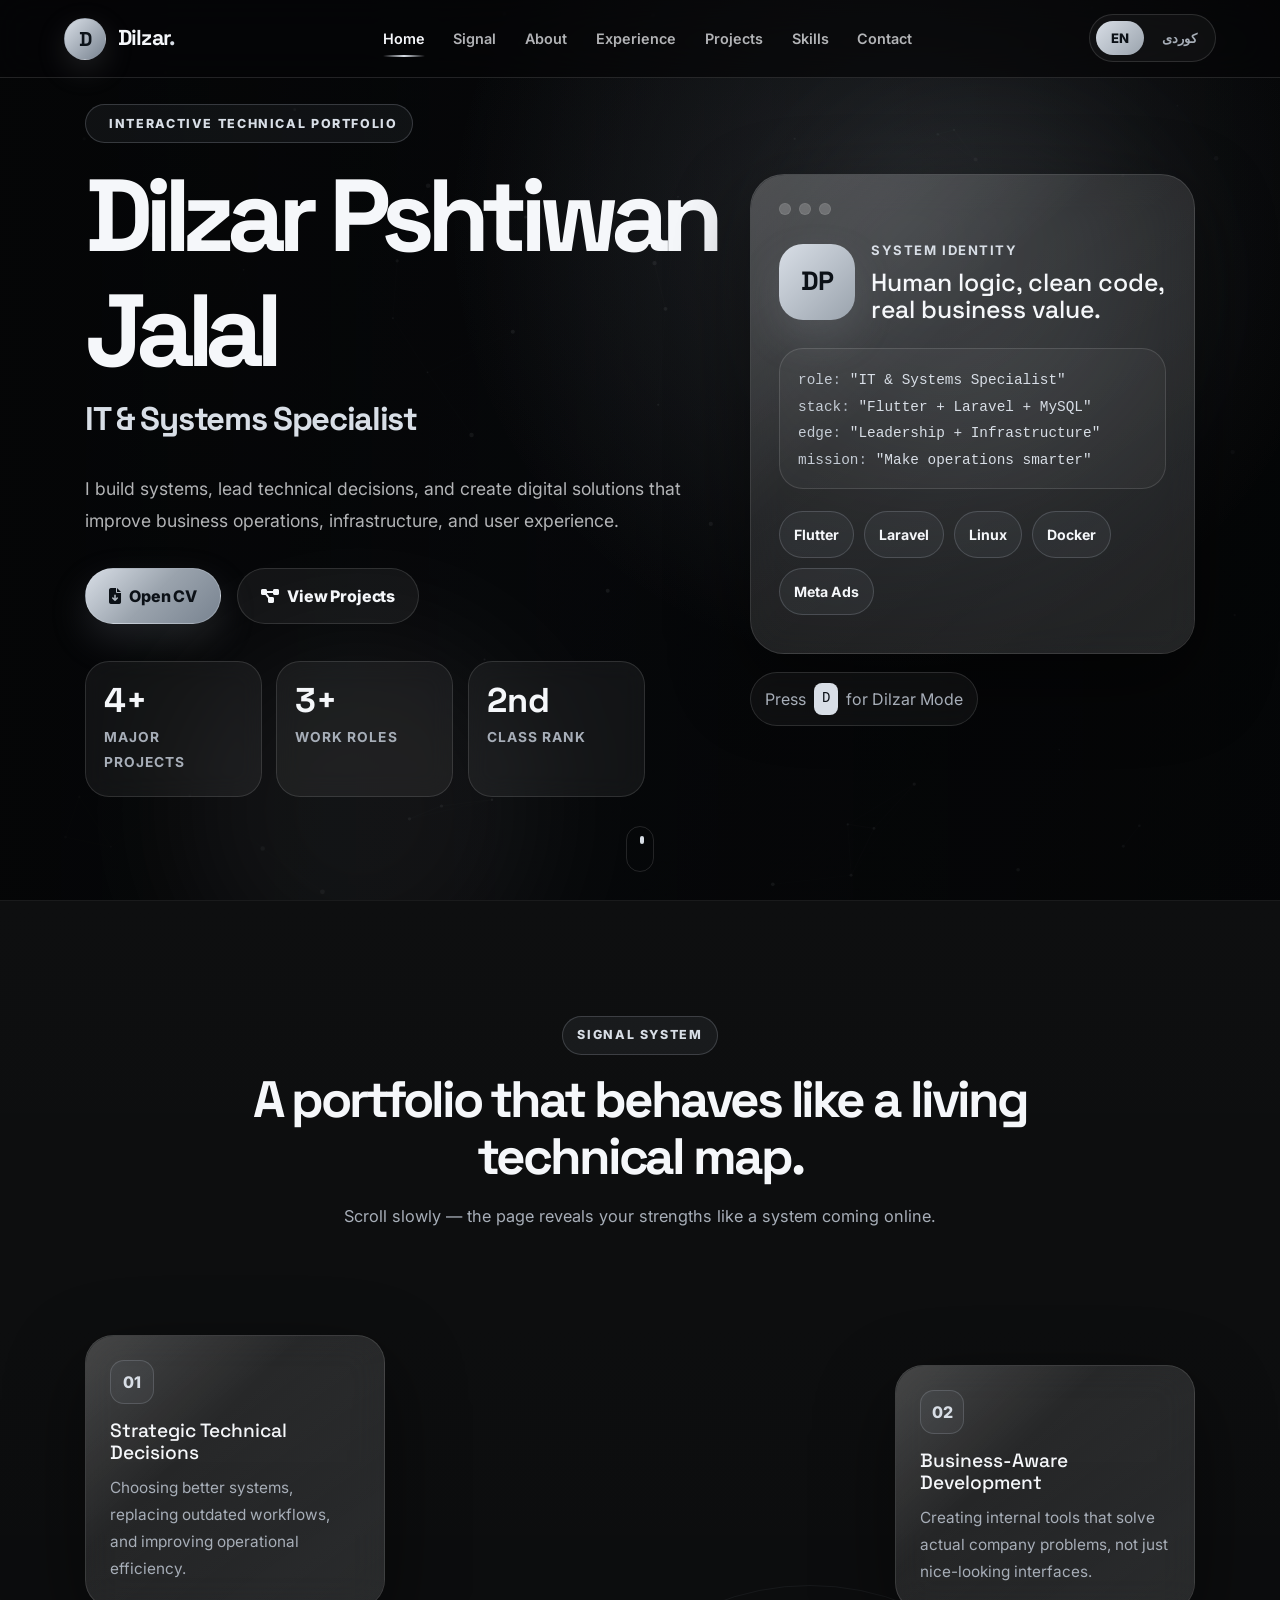
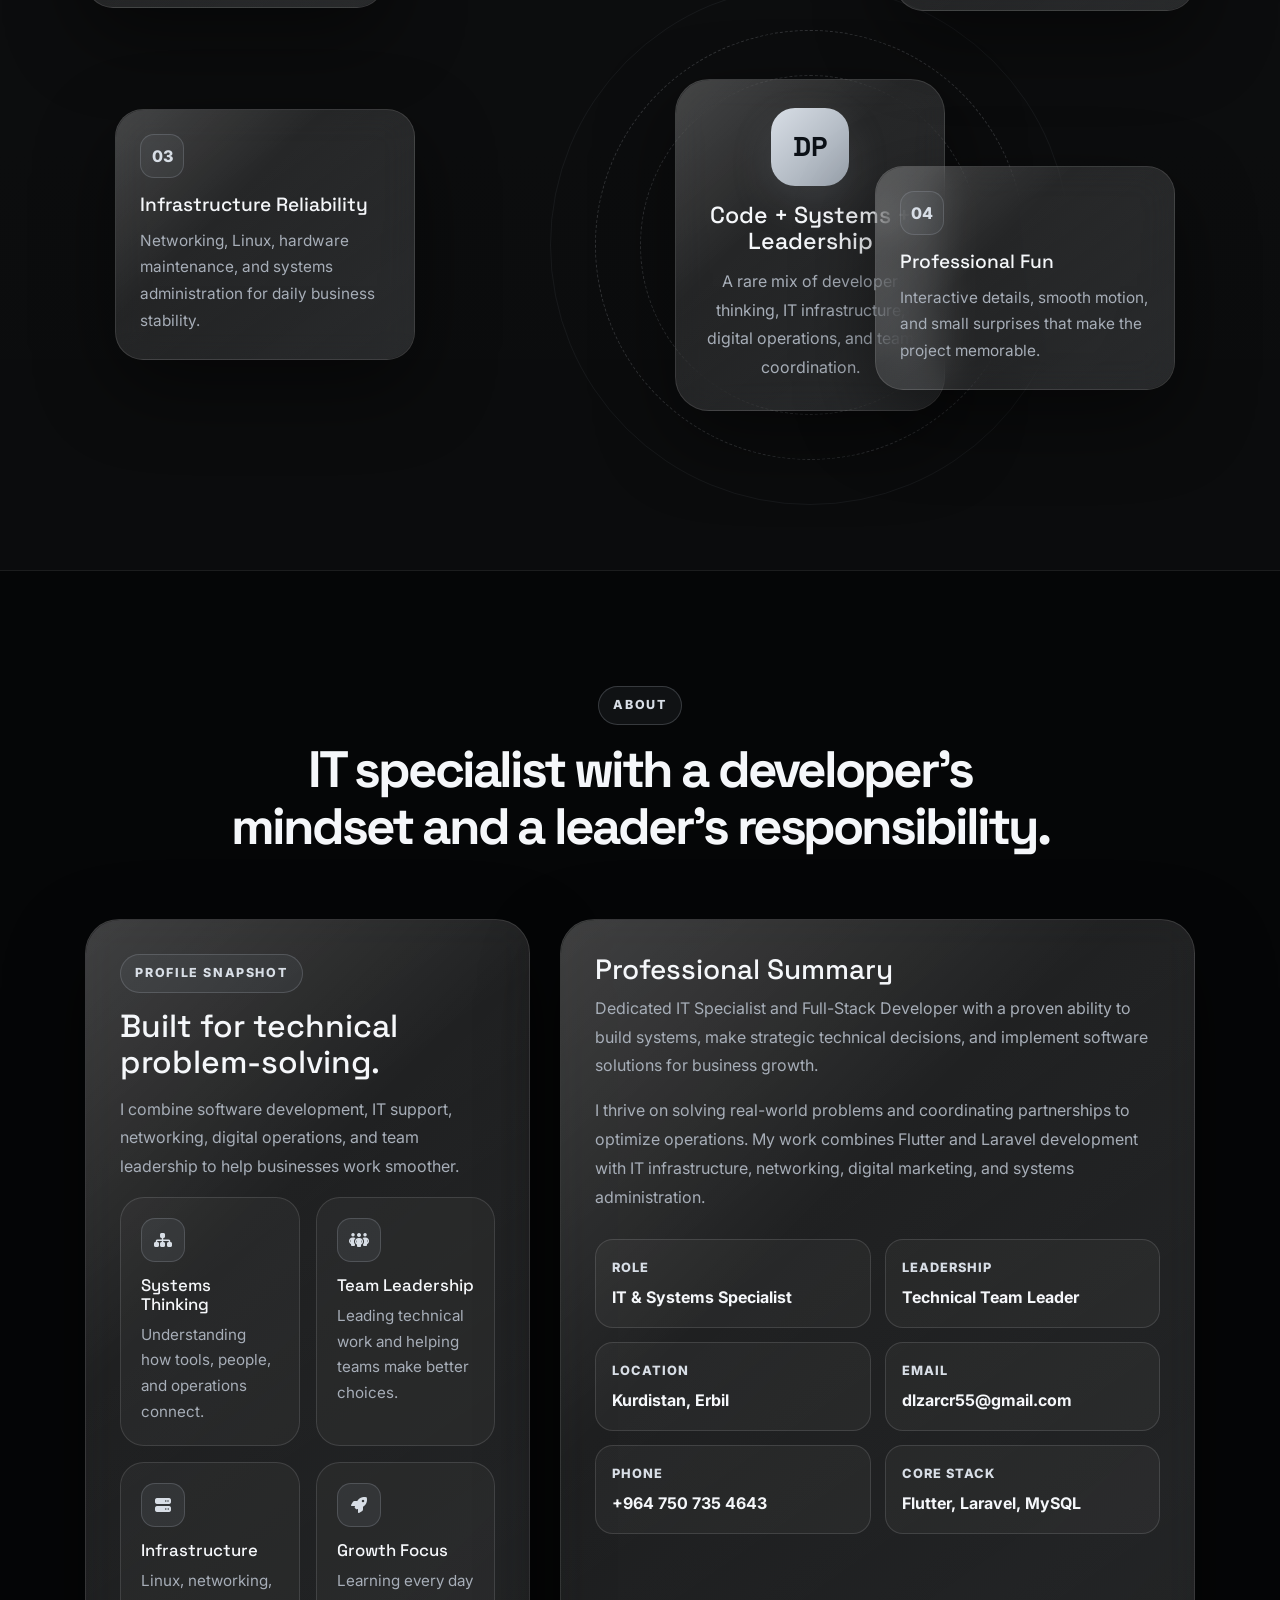
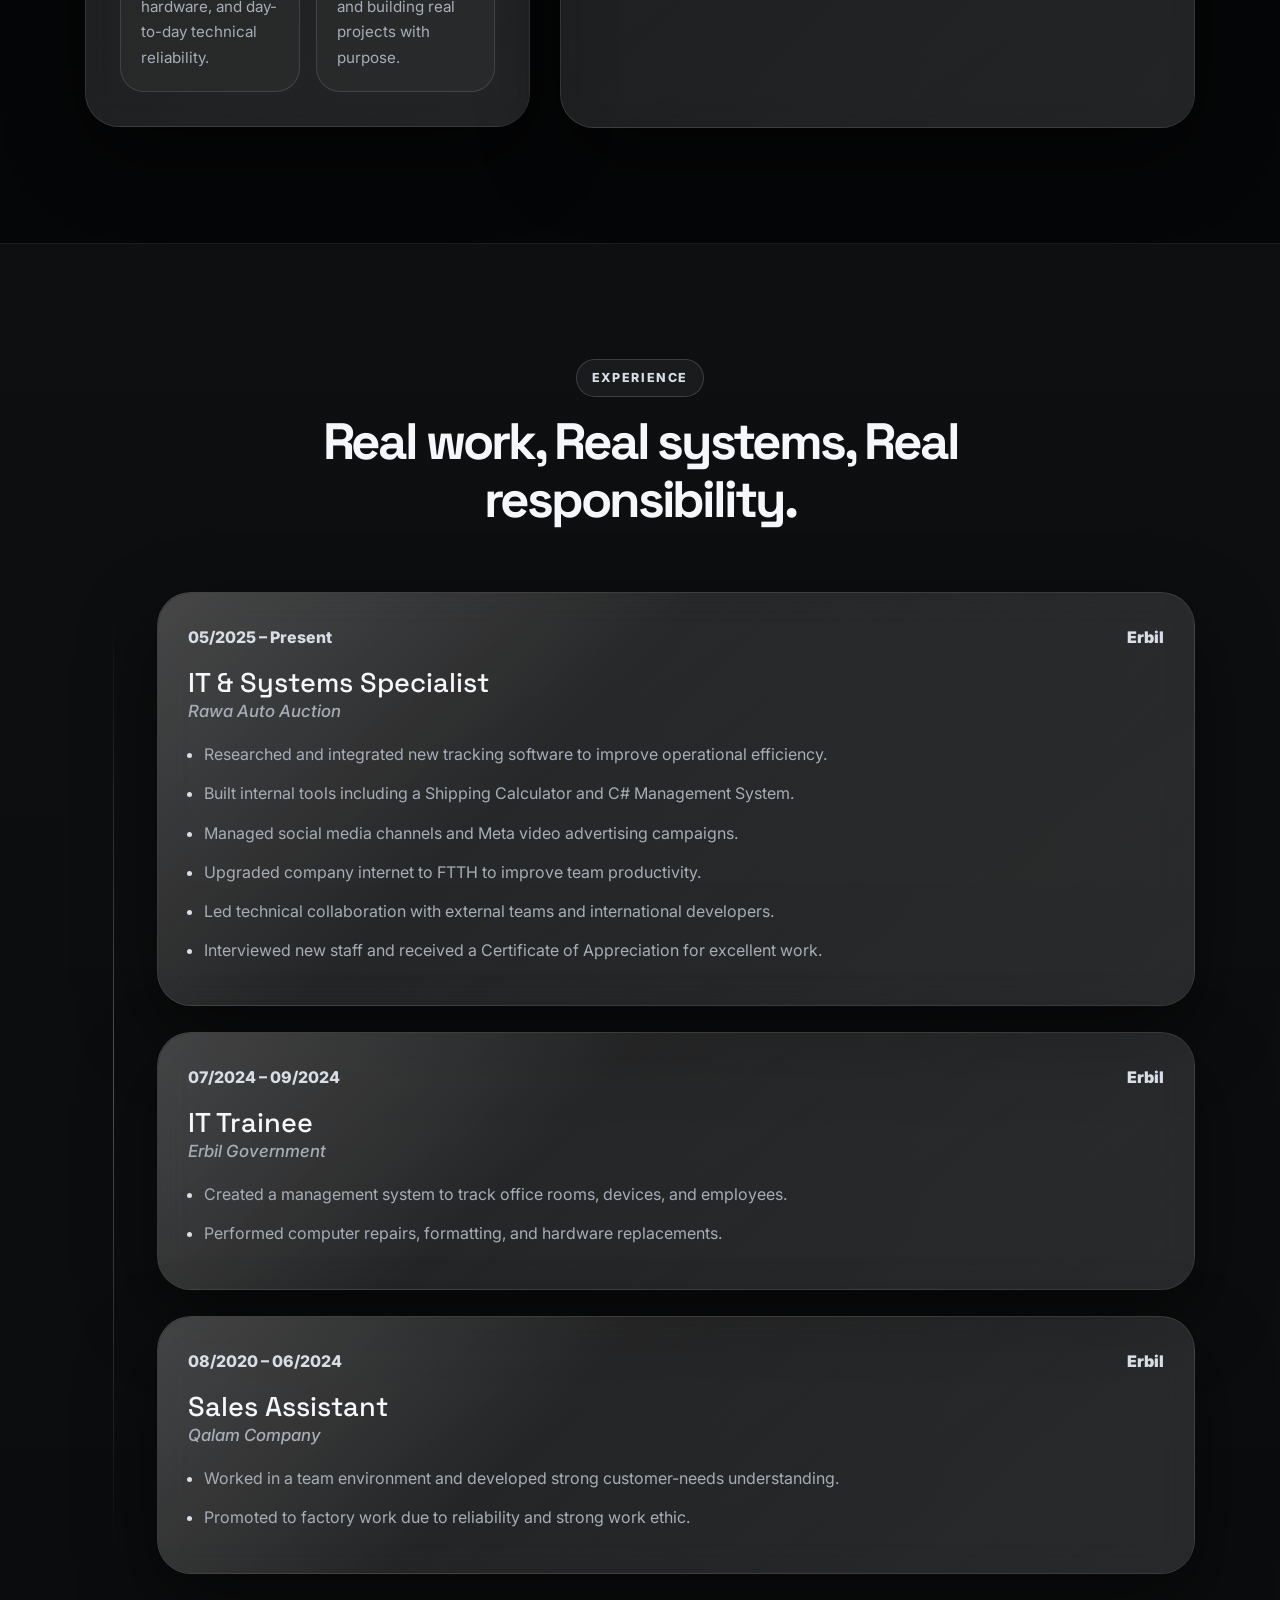
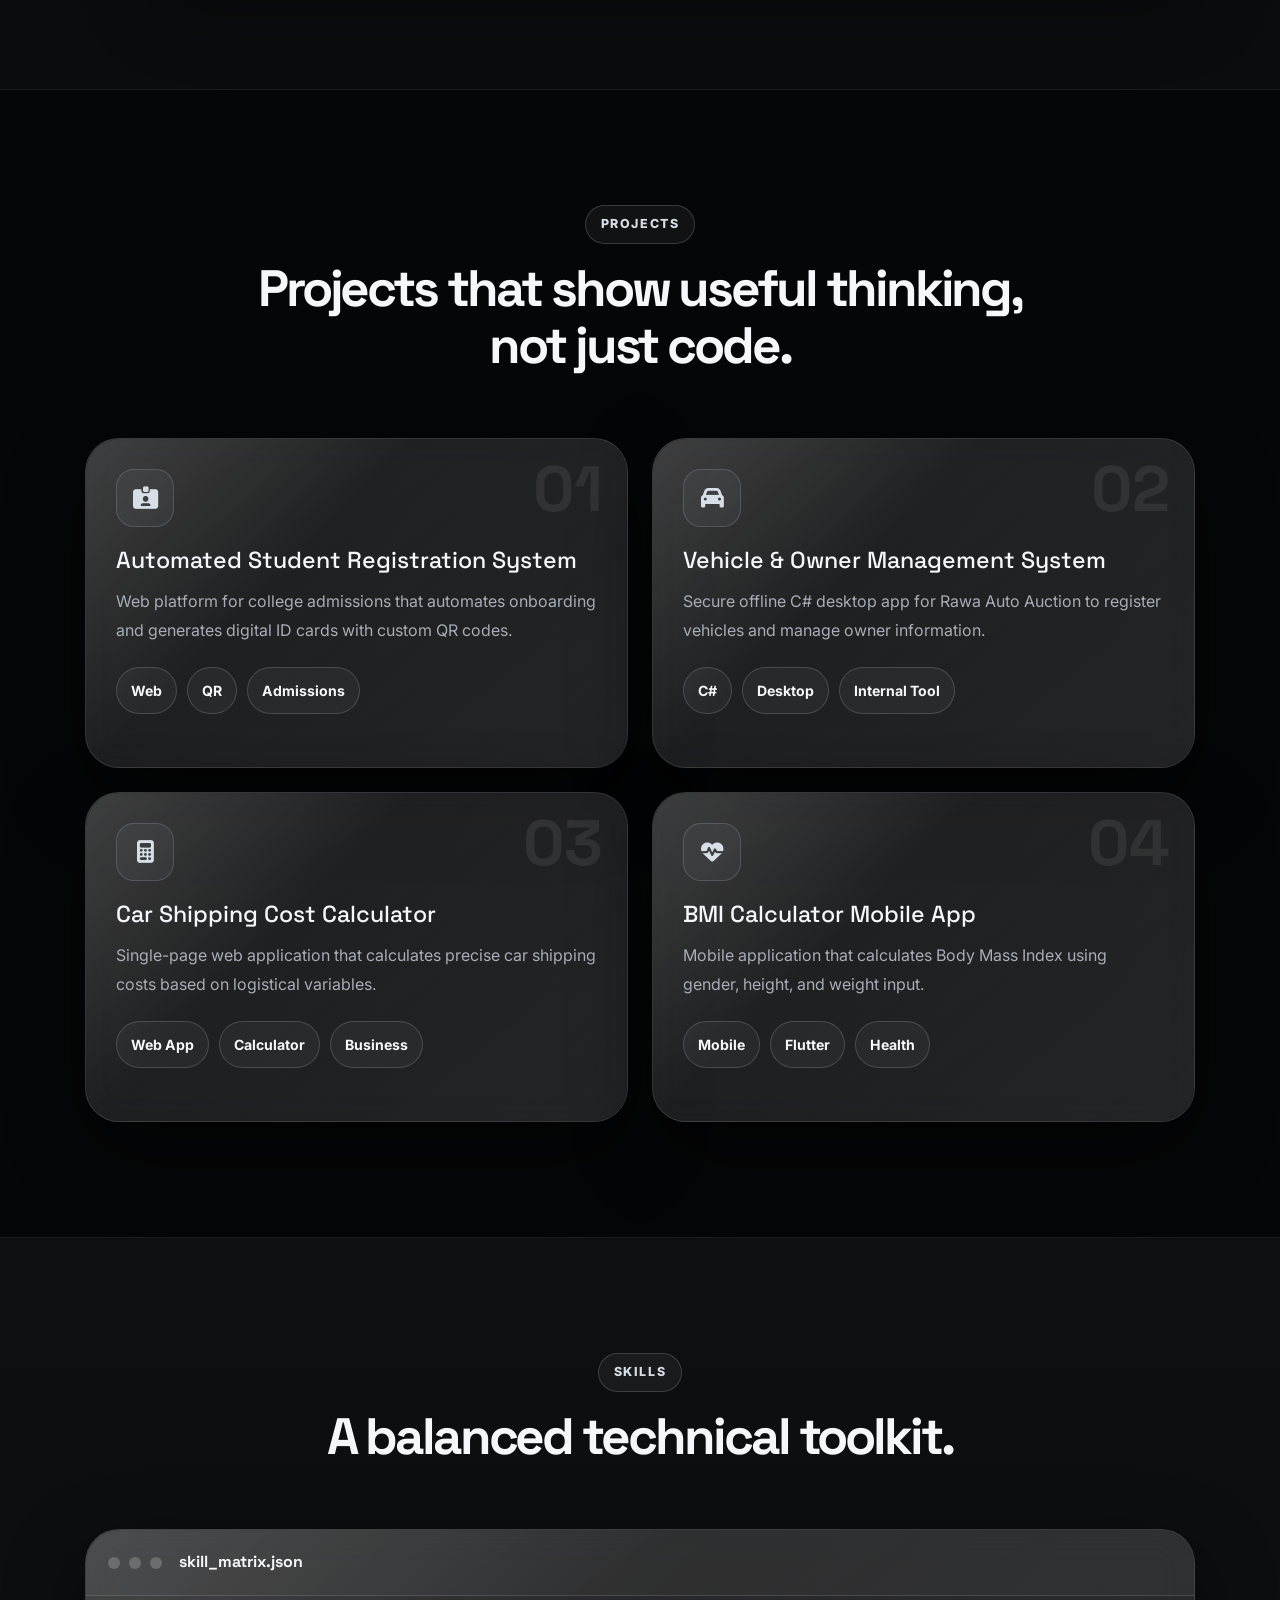
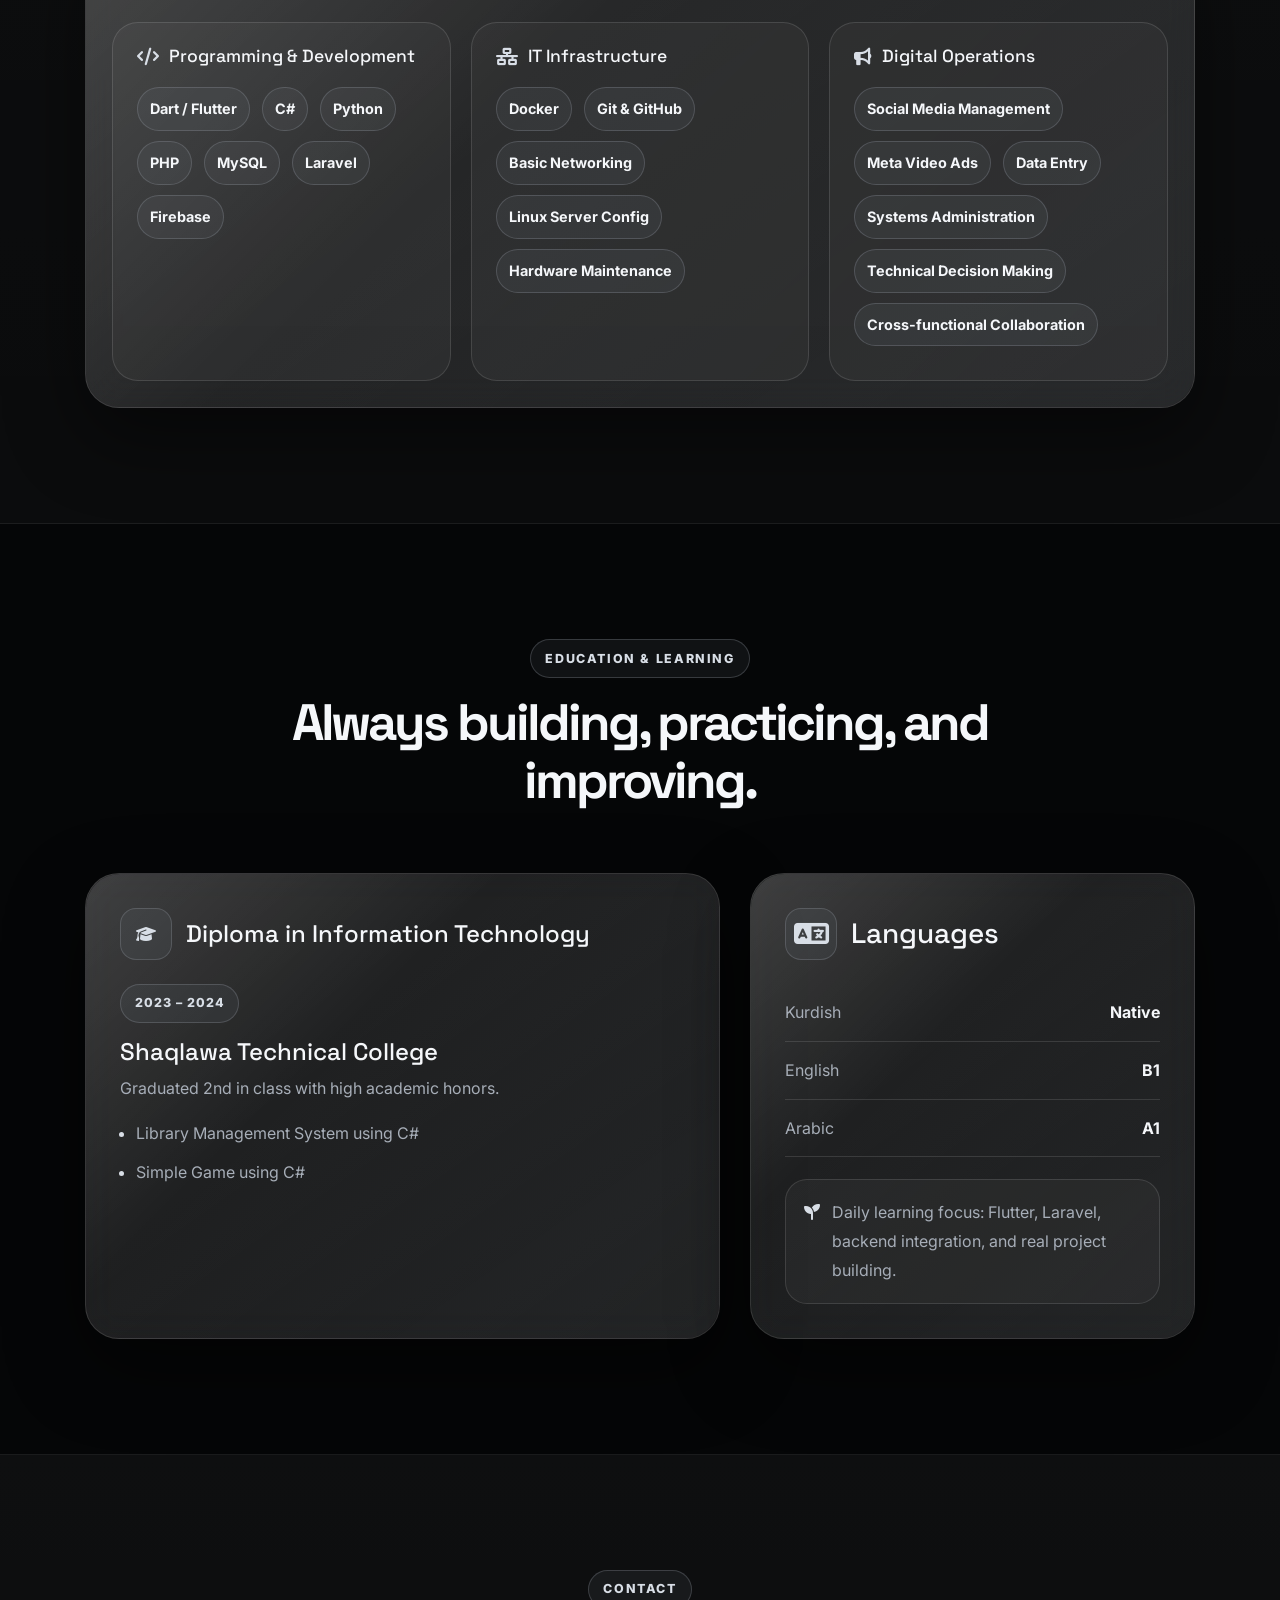
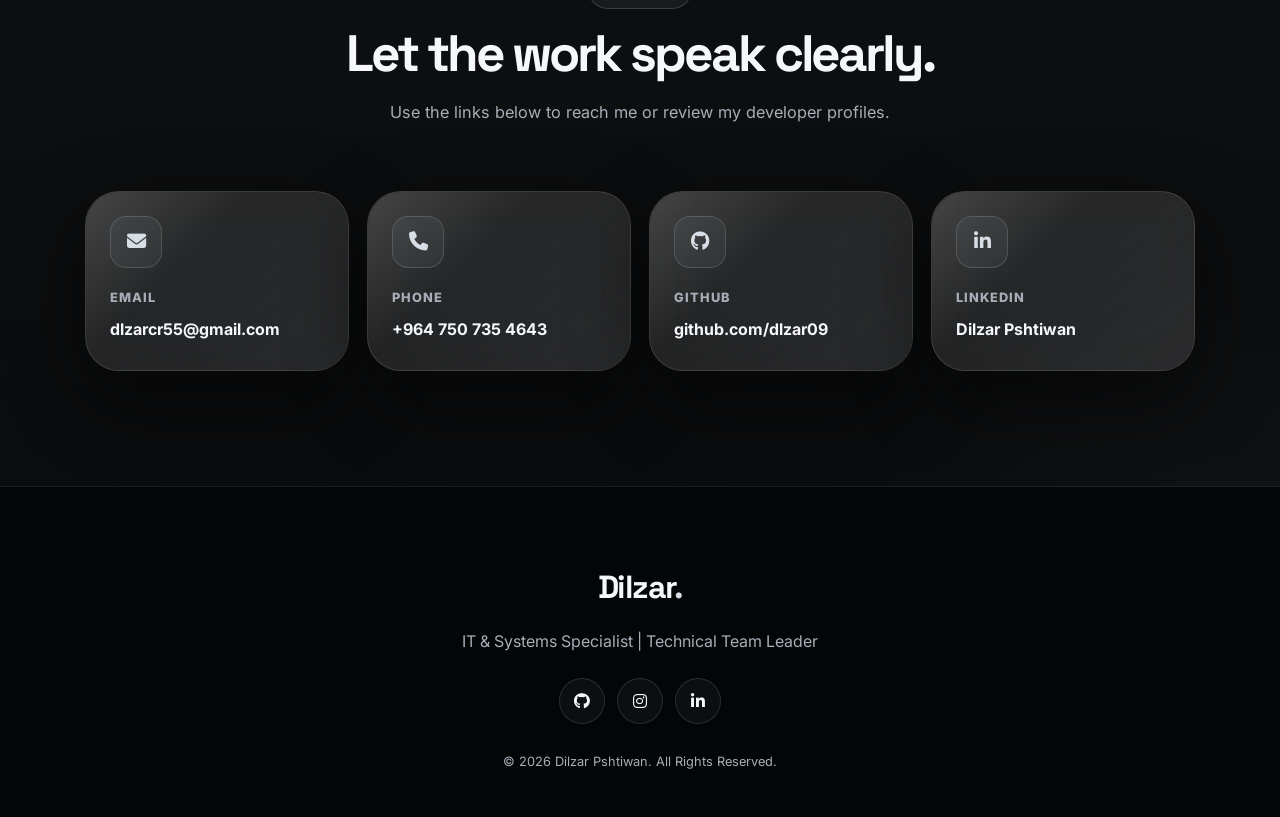
<file: index.html>
<!DOCTYPE html>
<html lang="en">

<head>
    <meta charset="utf-8">
    <title>Dilzar Pshtiwan Jalal | IT & Systems Specialist</title>
    <meta content="width=device-width, initial-scale=1.0" name="viewport">
    <meta content="Dilzar Pshtiwan Jalal, IT Specialist, Technical Team Leader, Flutter Developer, Laravel Developer" name="keywords">
    <meta content="Interactive portfolio of Dilzar Pshtiwan Jalal, IT & Systems Specialist and Technical Team Leader." name="description">

    <link href="https://fonts.googleapis.com/css2?family=Inter:wght@300;400;500;600;700;800;900&family=Space+Grotesk:wght@500;600;700&family=Noto+Sans+Arabic:wght@400;500;600;700;800;900&display=swap" rel="stylesheet">
    <link href="https://cdnjs.cloudflare.com/ajax/libs/font-awesome/6.2.1/css/all.min.css" rel="stylesheet">
    <link href="https://stackpath.bootstrapcdn.com/bootstrap/4.4.1/css/bootstrap.min.css" rel="stylesheet">
    <link href="import/assets/css/style.css" rel="stylesheet">
</head>

<body data-spy="scroll" data-target=".navbar" data-offset="88">
    <div class="scroll-progress" aria-hidden="true"></div>
    <div class="cursor-glow" aria-hidden="true"></div>

    <!-- Navbar Start -->
    <nav class="navbar fixed-top navbar-expand-lg navbar-dark luxury-nav px-lg-5">
        <a href="#home" class="navbar-brand ml-lg-3 brand-mark">
            <span class="brand-icon">D</span>
            <span class="brand-text">Dilzar<span>.</span></span>
        </a>

        <button type="button" class="navbar-toggler" data-toggle="collapse" data-target="#navbarCollapse" aria-label="Toggle navigation">
            <span class="navbar-toggler-icon"></span>
        </button>

        <div class="collapse navbar-collapse px-lg-3" id="navbarCollapse">
            <div class="navbar-nav m-auto py-3 py-lg-0">
                <a href="#home" class="nav-item nav-link active">Home</a>
                <a href="#signal" class="nav-item nav-link">Signal</a>
                <a href="#about" class="nav-item nav-link">About</a>
                <a href="#experience" class="nav-item nav-link">Experience</a>
                <a href="#projects" class="nav-item nav-link">Projects</a>
                <a href="#skills" class="nav-item nav-link">Skills</a>
                <a href="#contact" class="nav-item nav-link">Contact</a>
            </div>
            <div class="language-switch">
                <a href="index.html" class="lang-link active">EN</a>
                <a href="index-ku.html" class="lang-link">کوردی</a>
            </div>
        </div>
    </nav>
    <!-- Navbar End -->

    <!-- Hero Start -->
    <header class="hero-section d-flex align-items-center" id="home">
        <canvas id="signalCanvas" class="signal-canvas" aria-hidden="true"></canvas>
        <div class="hero-noise"></div>
        <div class="hero-overlay"></div>
        <div class="hero-orb hero-orb-one"></div>
        <div class="hero-orb hero-orb-two"></div>

        <div class="container hero-content">
            <div class="row align-items-center min-vh-100 py-5">
                <div class="col-lg-7 text-center text-lg-left reveal">
                    <span class="eyebrow eyebrow-smart"><i class="fa-solid fa-sparkles"></i> Interactive Technical Portfolio</span>
                    <h1 class="hero-title">Dilzar Pshtiwan Jalal</h1>
                    <h2 class="hero-role">
                        <span class="typed-text-output"></span>
                        <span class="typed-text d-none">IT & Systems Specialist, Technical Team Leader, Full-Stack Developer</span>
                    </h2>
                    <p class="hero-description">
                        I build systems, lead technical decisions, and create digital solutions that improve business operations, infrastructure, and user experience.
                    </p>

                    <div class="hero-actions d-flex flex-column flex-sm-row align-items-center justify-content-center justify-content-lg-start">
                        <a href="import/assets/files/Dilzar_Pshtiwan_Jalal.pdf" class="btn btn-luxury mr-sm-3 mb-3 mb-sm-0" target="_blank" rel="noopener">
                            <i class="fa-solid fa-file-arrow-down mr-2"></i> Open CV
                        </a>
                        <a href="#projects" class="btn btn-ghost">
                            <i class="fa-solid fa-diagram-project mr-2"></i> View Projects
                        </a>
                    </div>

                    <div class="hero-stats">
                        <div class="stat-card magnetic" data-tilt>
                            <strong data-counter="4" data-suffix="">0</strong>
                            <span>Major Projects</span>
                        </div>
                        <div class="stat-card magnetic" data-tilt>
                            <strong data-counter="3" data-suffix="">0</strong>
                            <span>Work Roles</span>
                        </div>
                        <div class="stat-card magnetic" data-tilt>
                            <strong data-counter="2" data-suffix="nd">0</strong>
                            <span>Class Rank</span>
                        </div>
                    </div>
                </div>

                <div class="col-lg-5 mt-5 mt-lg-0 reveal delay-1">
                    <div class="smart-showcase mx-auto">
                        <div class="smart-window glass-panel magnetic" data-tilt>
                            <div class="window-top">
                                <span></span><span></span><span></span>
                            </div>

                            <div class="smart-head">
                                <div class="monogram">DP</div>
                                <div>
                                    <small>System Identity</small>
                                    <h3>Human logic, clean code, real business value.</h3>
                                </div>
                            </div>

                            <div class="smart-code">
                                <div><span class="code-key">role</span>: <span class="code-value">"IT & Systems Specialist"</span></div>
                                <div><span class="code-key">stack</span>: <span class="code-value">"Flutter + Laravel + MySQL"</span></div>
                                <div><span class="code-key">edge</span>: <span class="code-value">"Leadership + Infrastructure"</span></div>
                                <div><span class="code-key">mission</span>: <span class="code-value">"Make operations smarter"</span></div>
                            </div>

                            <div class="stack-chips">
                                <span>Flutter</span>
                                <span>Laravel</span>
                                <span>Linux</span>
                                <span>Docker</span>
                                <span>Meta Ads</span>
                            </div>
                        </div>

                        <button class="command-hint" type="button" data-command-open>
                            Press <kbd>D</kbd> for Dilzar Mode
                        </button>
                    </div>
                </div>
            </div>
        </div>

        <a href="#signal" class="scroll-down" aria-label="Scroll to Signal">
            <span></span>
        </a>
    </header>
    <!-- Hero End -->

    <!-- Signature Experience Start -->
    <section class="section-padding section-muted section-signature" id="signal">
        <div class="container">
            <div class="section-heading text-center reveal">
                <span class="section-kicker">Signal System</span>
                <h2>A portfolio that behaves like a living technical map.</h2>
                <p class="section-subtext">
                    Scroll slowly — the page reveals your strengths like a system coming online.
                </p>
            </div>

            <div class="signal-lab">
                <div class="signal-core-wrap reveal">
                    <div class="signal-ring ring-one"></div>
                    <div class="signal-ring ring-two"></div>
                    <div class="signal-ring ring-three"></div>
                    <div class="signal-core glass-panel magnetic" data-tilt>
                        <div class="core-monogram">DP</div>
                        <h3>Code + Systems + Leadership</h3>
                        <p>A rare mix of developer thinking, IT infrastructure, digital operations, and team coordination.</p>
                    </div>
                </div>

                <div class="signal-node node-top-left glass-panel reveal magnetic" data-tilt>
                    <span class="node-tag">01</span>
                    <h4>Strategic Technical Decisions</h4>
                    <p>Choosing better systems, replacing outdated workflows, and improving operational efficiency.</p>
                </div>

                <div class="signal-node node-top-right glass-panel reveal delay-1 magnetic" data-tilt>
                    <span class="node-tag">02</span>
                    <h4>Business-Aware Development</h4>
                    <p>Creating internal tools that solve actual company problems, not just nice-looking interfaces.</p>
                </div>

                <div class="signal-node node-bottom-left glass-panel reveal delay-2 magnetic" data-tilt>
                    <span class="node-tag">03</span>
                    <h4>Infrastructure Reliability</h4>
                    <p>Networking, Linux, hardware maintenance, and systems administration for daily business stability.</p>
                </div>

                <div class="signal-node node-bottom-right glass-panel reveal delay-3 magnetic" data-tilt>
                    <span class="node-tag">04</span>
                    <h4>Professional Fun</h4>
                    <p>Interactive details, smooth motion, and small surprises that make the project memorable.</p>
                </div>
            </div>
        </div>
    </section>
    <!-- Signature Experience End -->

    <!-- About Start -->
    <section class="section-padding" id="about">
        <div class="container">
            <div class="section-heading text-center reveal">
                <span class="section-kicker">About</span>
                <h2>IT specialist with a developer’s mindset and a leader’s responsibility.</h2>
            </div>

            <div class="row align-items-stretch">
                <div class="col-lg-5 mb-4 mb-lg-0 reveal">
                    <div class="about-smart-card glass-panel h-100 magnetic" data-tilt>
                        <div class="about-smart-header">
                            <span class="section-kicker mb-3">Profile Snapshot</span>
                            <h3>Built for technical problem-solving.</h3>
                            <p>
                                I combine software development, IT support, networking, digital operations, and team leadership to help businesses work smoother.
                            </p>
                        </div>

                        <div class="smart-feature-grid">
                            <div class="smart-feature-item">
                                <i class="fa-solid fa-sitemap"></i>
                                <h4>Systems Thinking</h4>
                                <p>Understanding how tools, people, and operations connect.</p>
                            </div>
                            <div class="smart-feature-item">
                                <i class="fa-solid fa-people-group"></i>
                                <h4>Team Leadership</h4>
                                <p>Leading technical work and helping teams make better choices.</p>
                            </div>
                            <div class="smart-feature-item">
                                <i class="fa-solid fa-server"></i>
                                <h4>Infrastructure</h4>
                                <p>Linux, networking, hardware, and day-to-day technical reliability.</p>
                            </div>
                            <div class="smart-feature-item">
                                <i class="fa-solid fa-rocket"></i>
                                <h4>Growth Focus</h4>
                                <p>Learning every day and building real projects with purpose.</p>
                            </div>
                        </div>
                    </div>
                </div>

                <div class="col-lg-7 reveal delay-1">
                    <div class="glass-panel about-panel h-100">
                        <h3>Professional Summary</h3>
                        <p>
                            Dedicated IT Specialist and Full-Stack Developer with a proven ability to build systems, make strategic technical decisions, and implement software solutions for business growth.
                        </p>
                        <p>
                            I thrive on solving real-world problems and coordinating partnerships to optimize operations. My work combines Flutter and Laravel development with IT infrastructure, networking, digital marketing, and systems administration.
                        </p>

                        <div class="info-grid">
                            <div><span>Role</span><strong>IT & Systems Specialist</strong></div>
                            <div><span>Leadership</span><strong>Technical Team Leader</strong></div>
                            <div><span>Location</span><strong>Kurdistan, Erbil</strong></div>
                            <div><span>Email</span><strong>dlzarcr55@gmail.com</strong></div>
                            <div><span>Phone</span><strong>+964 750 735 4643</strong></div>
                            <div><span>Core Stack</span><strong>Flutter, Laravel, MySQL</strong></div>
                        </div>
                    </div>
                </div>
            </div>
        </div>
    </section>
    <!-- About End -->

    <!-- Experience Start -->
    <section class="section-padding section-muted" id="experience">
        <div class="container">
            <div class="section-heading text-center reveal">
                <span class="section-kicker">Experience</span>
                <h2>Real work, Real systems, Real responsibility.</h2>
            </div>

            <div class="experience-track">
                <article class="experience-card glass-panel reveal magnetic" data-tilt>
                    <div class="experience-meta">
                        <span>05/2025 – Present</span>
                        <strong>Erbil</strong>
                    </div>
                    <h3>IT & Systems Specialist</h3>
                    <h4>Rawa Auto Auction</h4>
                    <ul class="lux-list">
                        <li>Researched and integrated new tracking software to improve operational efficiency.</li>
                        <li>Built internal tools including a Shipping Calculator and C# Management System.</li>
                        <li>Managed social media channels and Meta video advertising campaigns.</li>
                        <li>Upgraded company internet to FTTH to improve team productivity.</li>
                        <li>Led technical collaboration with external teams and international developers.</li>
                        <li>Interviewed new staff and received a Certificate of Appreciation for excellent work.</li>
                    </ul>
                </article>

                <article class="experience-card glass-panel reveal delay-1 magnetic" data-tilt>
                    <div class="experience-meta">
                        <span>07/2024 – 09/2024</span>
                        <strong>Erbil</strong>
                    </div>
                    <h3>IT Trainee</h3>
                    <h4>Erbil Government</h4>
                    <ul class="lux-list">
                        <li>Created a management system to track office rooms, devices, and employees.</li>
                        <li>Performed computer repairs, formatting, and hardware replacements.</li>
                    </ul>
                </article>

                <article class="experience-card glass-panel reveal delay-2 magnetic" data-tilt>
                    <div class="experience-meta">
                        <span>08/2020 – 06/2024</span>
                        <strong>Erbil</strong>
                    </div>
                    <h3>Sales Assistant</h3>
                    <h4>Qalam Company</h4>
                    <ul class="lux-list">
                        <li>Worked in a team environment and developed strong customer-needs understanding.</li>
                        <li>Promoted to factory work due to reliability and strong work ethic.</li>
                    </ul>
                </article>
            </div>
        </div>
    </section>
    <!-- Experience End -->

    <!-- Projects Start -->
    <section class="section-padding" id="projects">
        <div class="container">
            <div class="section-heading text-center reveal">
                <span class="section-kicker">Projects</span>
                <h2>Projects that show useful thinking, not just code.</h2>
            </div>

            <div class="project-grid">
                <article class="project-card glass-panel reveal magnetic" data-tilt>
                    <div class="project-number">01</div>
                    <i class="fa-solid fa-id-card-clip"></i>
                    <h3>Automated Student Registration System</h3>
                    <p>Web platform for college admissions that automates onboarding and generates digital ID cards with custom QR codes.</p>
                    <div class="project-tags"><span>Web</span><span>QR</span><span>Admissions</span></div>
                </article>

                <article class="project-card glass-panel reveal delay-1 magnetic" data-tilt>
                    <div class="project-number">02</div>
                    <i class="fa-solid fa-car"></i>
                    <h3>Vehicle & Owner Management System</h3>
                    <p>Secure offline C# desktop app for Rawa Auto Auction to register vehicles and manage owner information.</p>
                    <div class="project-tags"><span>C#</span><span>Desktop</span><span>Internal Tool</span></div>
                </article>

                <article class="project-card glass-panel reveal delay-2 magnetic" data-tilt>
                    <div class="project-number">03</div>
                    <i class="fa-solid fa-calculator"></i>
                    <h3>Car Shipping Cost Calculator</h3>
                    <p>Single-page web application that calculates precise car shipping costs based on logistical variables.</p>
                    <div class="project-tags"><span>Web App</span><span>Calculator</span><span>Business</span></div>
                </article>

                <article class="project-card glass-panel reveal delay-3 magnetic" data-tilt>
                    <div class="project-number">04</div>
                    <i class="fa-solid fa-heart-pulse"></i>
                    <h3>BMI Calculator Mobile App</h3>
                    <p>Mobile application that calculates Body Mass Index using gender, height, and weight input.</p>
                    <div class="project-tags"><span>Mobile</span><span>Flutter</span><span>Health</span></div>
                </article>
            </div>
        </div>
    </section>
    <!-- Projects End -->

    <!-- Skills Start -->
    <section class="section-padding section-muted" id="skills">
        <div class="container">
            <div class="section-heading text-center reveal">
                <span class="section-kicker">Skills</span>
                <h2>A balanced technical toolkit.</h2>
            </div>

            <div class="skills-console glass-panel reveal">
                <div class="console-header">
                    <span></span><span></span><span></span>
                    <strong>skill_matrix.json</strong>
                </div>

                <div class="skill-matrix">
                    <div class="skill-column">
                        <h3><i class="fa-solid fa-code"></i> Programming & Development</h3>
                        <div class="skill-pill">Dart / Flutter</div>
                        <div class="skill-pill">C#</div>
                        <div class="skill-pill">Python</div>
                        <div class="skill-pill">PHP</div>
                        <div class="skill-pill">MySQL</div>
                        <div class="skill-pill">Laravel</div>
                        <div class="skill-pill">Firebase</div>
                    </div>

                    <div class="skill-column">
                        <h3><i class="fa-solid fa-network-wired"></i> IT Infrastructure</h3>
                        <div class="skill-pill">Docker</div>
                        <div class="skill-pill">Git & GitHub</div>
                        <div class="skill-pill">Basic Networking</div>
                        <!-- <div class="skill-pill">Point-to-Point</div> -->
                        <div class="skill-pill">Linux Server Config</div>
                        <div class="skill-pill">Hardware Maintenance</div>
                    </div>

                    <div class="skill-column">
                        <h3><i class="fa-solid fa-bullhorn"></i> Digital Operations</h3>
                        <div class="skill-pill">Social Media Management</div>
                        <div class="skill-pill">Meta Video Ads</div>
                        <div class="skill-pill">Data Entry</div>
                        <div class="skill-pill">Systems Administration</div>
                        <div class="skill-pill">Technical Decision Making</div>
                        <div class="skill-pill">Cross-functional Collaboration</div>
                    </div>
                </div>
            </div>
        </div>
    </section>
    <!-- Skills End -->

    <!-- Education & Learning Start -->
    <section class="section-padding" id="education">
        <div class="container">
            <div class="section-heading text-center reveal">
                <span class="section-kicker">Education & Learning</span>
                <h2>Always building, practicing, and improving.</h2>
            </div>

            <div class="row">
                <div class="col-lg-7 mb-4 mb-lg-0 reveal">
                    <div class="timeline-card glass-panel h-100">
                        <div class="timeline-header">
                            <i class="fa-solid fa-graduation-cap"></i>
                            <h3>Diploma in Information Technology</h3>
                        </div>
                        <div class="timeline-item">
                            <span class="timeline-date">2023 – 2024</span>
                            <h4>Shaqlawa Technical College</h4>
                            <p>Graduated 2nd in class with high academic honors.</p>
                            <ul class="lux-list">
                                <li>Library Management System using C#</li>
                                <li>Simple Game using C#</li>
                            </ul>
                        </div>
                    </div>
                </div>

                <div class="col-lg-5 reveal delay-1">
                    <div class="language-card glass-panel h-100">
                        <h3><i class="fa-solid fa-language"></i> Languages</h3>
                        <div class="language-row"><span>Kurdish</span><strong>Native</strong></div>
                        <div class="language-row"><span>English</span><strong>B1</strong></div>
                        <div class="language-row"><span>Arabic</span><strong>A1</strong></div>
                        <div class="learning-note">
                            <i class="fa-solid fa-seedling"></i>
                            <p>Daily learning focus: Flutter, Laravel, backend integration, and real project building.</p>
                        </div>
                    </div>
                </div>
            </div>
        </div>
    </section>
    <!-- Education & Learning End -->

    <!-- Contact Start -->
    <section class="section-padding section-muted" id="contact">
        <div class="container">
            <div class="section-heading text-center reveal">
                <span class="section-kicker">Contact</span>
                <h2>Let the work speak clearly.</h2>
                <p class="section-subtext">Use the links below to reach me or review my developer profiles.</p>
            </div>

            <div class="contact-grid">
                <a class="contact-tile glass-panel reveal magnetic" data-tilt href="mailto:dlzarcr55@gmail.com">
                    <i class="fa-solid fa-envelope"></i>
                    <span>Email</span>
                    <strong>dlzarcr55@gmail.com</strong>
                </a>

                <a class="contact-tile glass-panel reveal delay-1 magnetic" data-tilt href="tel:+9647507354643">
                    <i class="fa-solid fa-phone"></i>
                    <span>Phone</span>
                    <strong>+964 750 735 4643</strong>
                </a>

                <a class="contact-tile glass-panel reveal delay-2 magnetic" data-tilt href="https://github.com/dlzar09" target="_blank" rel="noopener">
                    <i class="fa-brands fa-github"></i>
                    <span>GitHub</span>
                    <strong>github.com/dlzar09</strong>
                </a>

                <a class="contact-tile glass-panel reveal delay-3 magnetic" data-tilt href="https://www.linkedin.com/in/dilzar-pshtiwan/" target="_blank" rel="noopener">
                    <i class="fa-brands fa-linkedin-in"></i>
                    <span>LinkedIn</span>
                    <strong>Dilzar Pshtiwan</strong>
                </a>
            </div>
        </div>
    </section>
    <!-- Contact End -->

    <!-- Command Palette -->
    <div class="command-palette" id="commandPalette" aria-hidden="true">
        <div class="command-box glass-panel">
            <button type="button" class="command-close" data-command-close aria-label="Close command palette">
                <i class="fa-solid fa-xmark"></i>
            </button>
            <span class="section-kicker">Dilzar Mode</span>
            <h3>Profile Command Center</h3>
            <p>A focused interactive panel that highlights my technical strengths, leadership mindset, and project experience in a clean professional way.</p>
            <div class="command-list">
                <a href="#projects" data-command-close><i class="fa-solid fa-diagram-project"></i> Jump to Projects</a>
                <a href="#experience" data-command-close><i class="fa-solid fa-briefcase"></i> Jump to Experience</a>
                <a href="import/assets/files/Dilzar_Pshtiwan_Jalal.pdf" target="_blank" rel="noopener"><i class="fa-solid fa-file-lines"></i> Open CV</a>
                <a href="mailto:dlzarcr55@gmail.com"><i class="fa-solid fa-paper-plane"></i> Send Email</a>
            </div>
        </div>
    </div>

    <!-- Footer Start -->
    <footer class="footer-section">
        <div class="container text-center">
            <a href="#home" class="footer-logo">Dilzar<span>.</span></a>
            <p>IT & Systems Specialist | Technical Team Leader</p>
            <div class="footer-socials">
                <a href="https://github.com/dlzar09" target="_blank" rel="noopener"><i class="fab fa-github"></i></a>
                <a href="https://www.instagram.com/dilzar_22" target="_blank" rel="noopener"><i class="fab fa-instagram"></i></a>
                <a href="https://www.linkedin.com/in/dilzar-pshtiwan/" target="_blank" rel="noopener"><i class="fab fa-linkedin-in"></i></a>
            </div>
            <small>&copy; 2026 Dilzar Pshtiwan. All Rights Reserved.</small>
        </div>
    </footer>
    <!-- Footer End -->

    <a href="#" class="back-to-top" aria-label="Back to top"><i class="fa fa-angle-up"></i></a>

    <script src="https://code.jquery.com/jquery-3.4.1.min.js"></script>
    <script src="https://stackpath.bootstrapcdn.com/bootstrap/4.4.1/js/bootstrap.bundle.min.js"></script>
    <script src="import/assets/js/portfolio.js"></script>
</body>

</html>
</file>
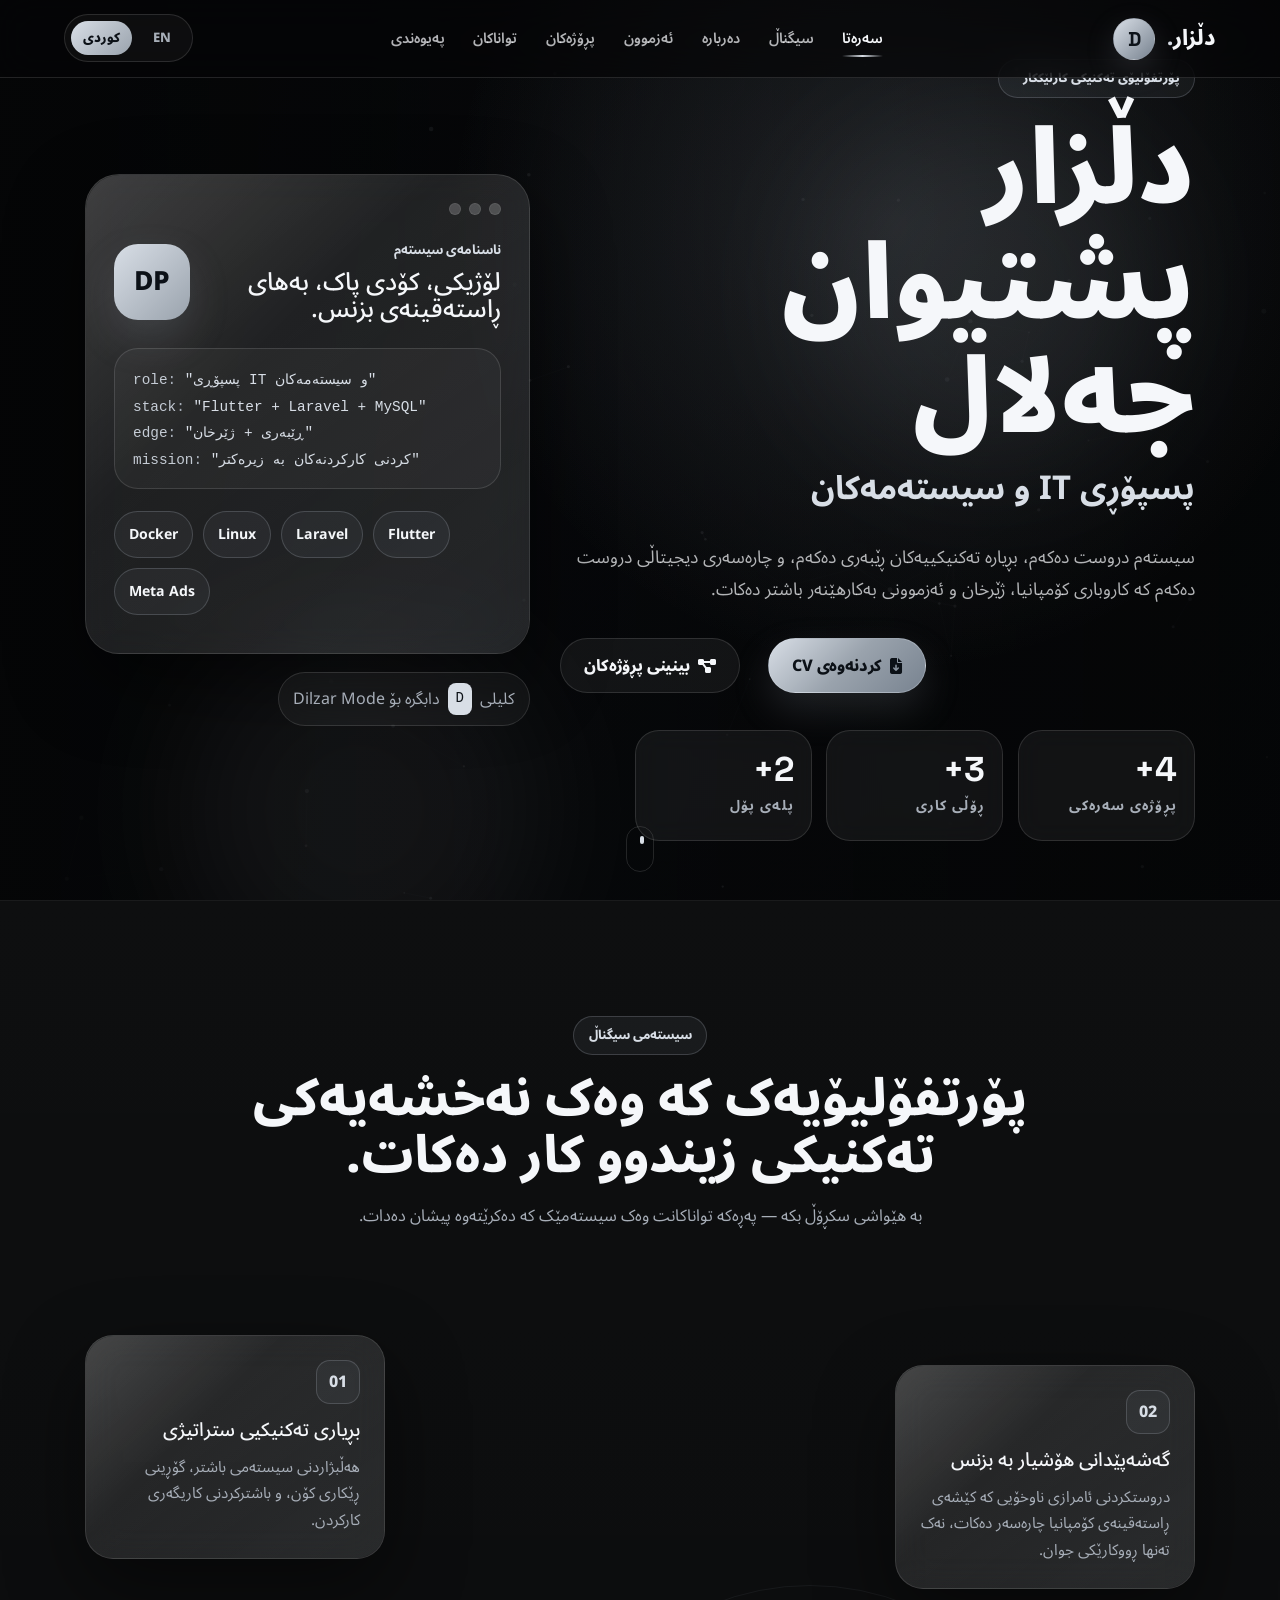
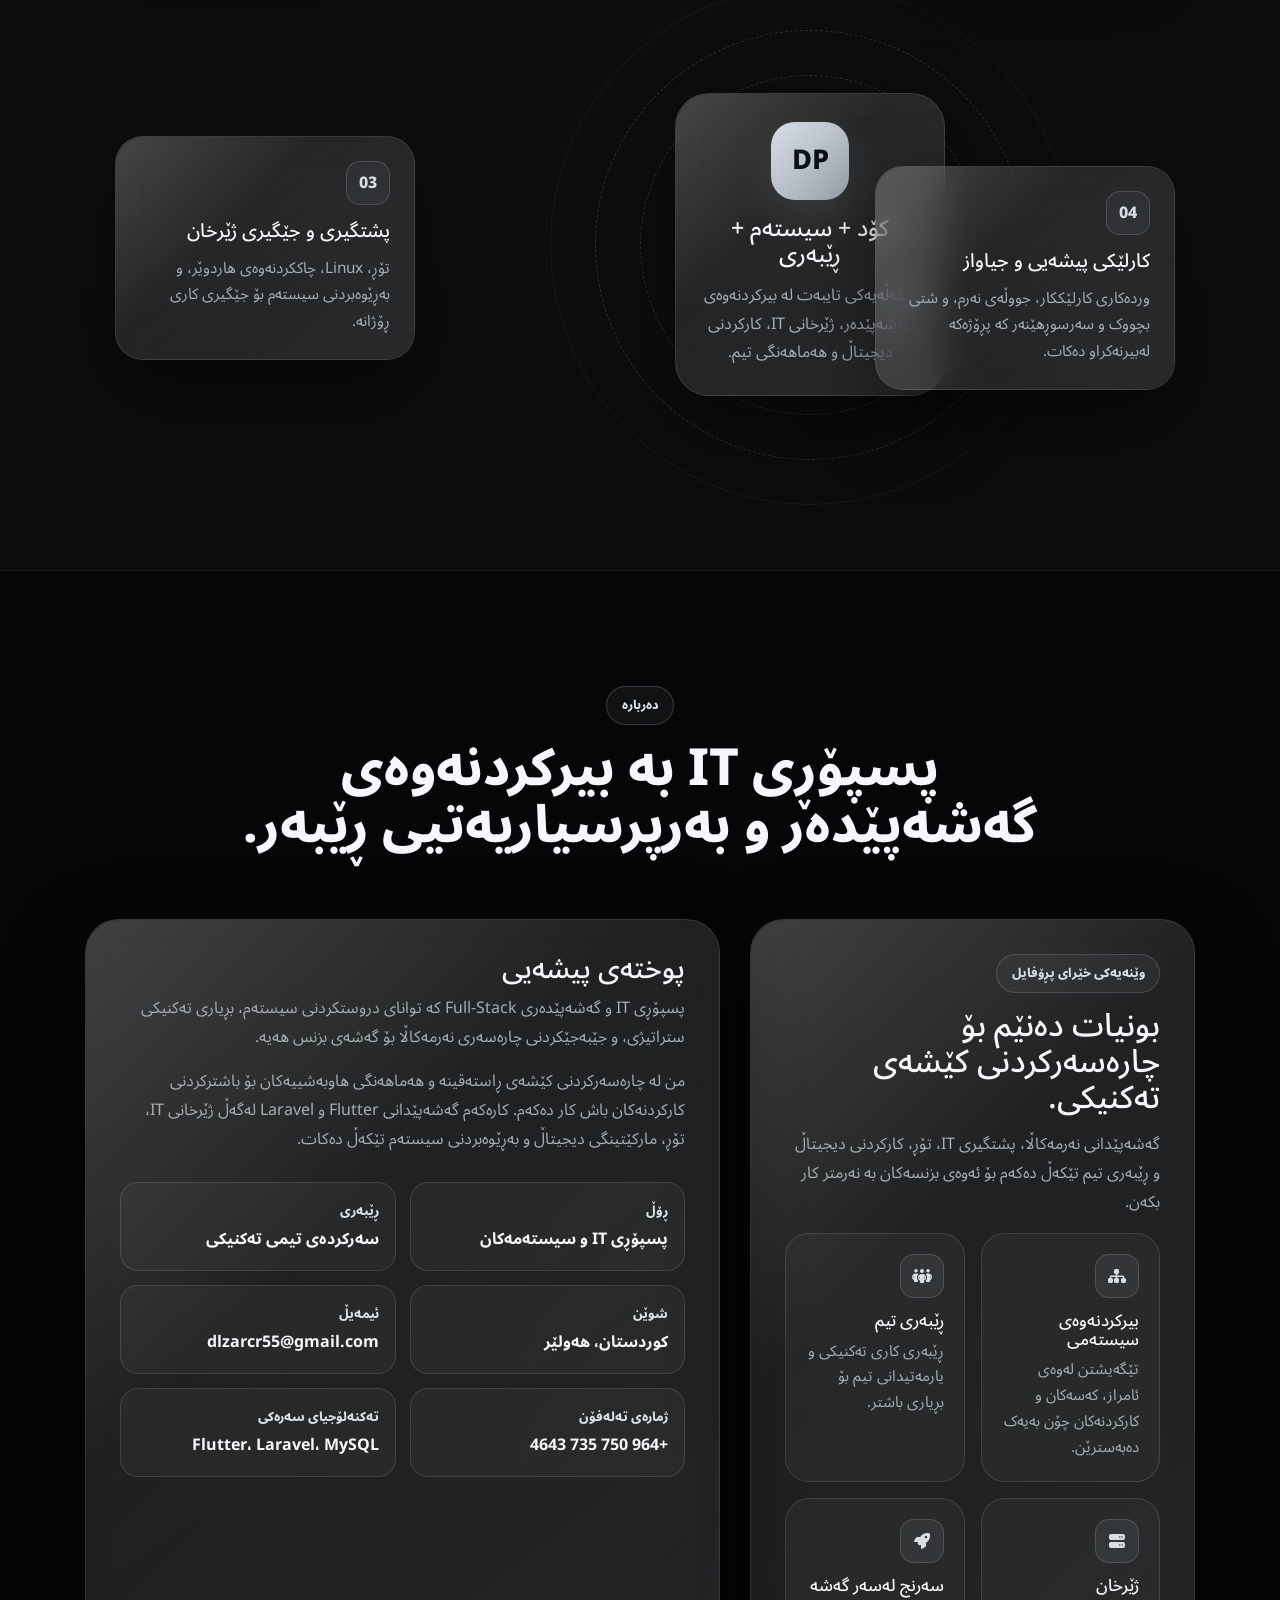
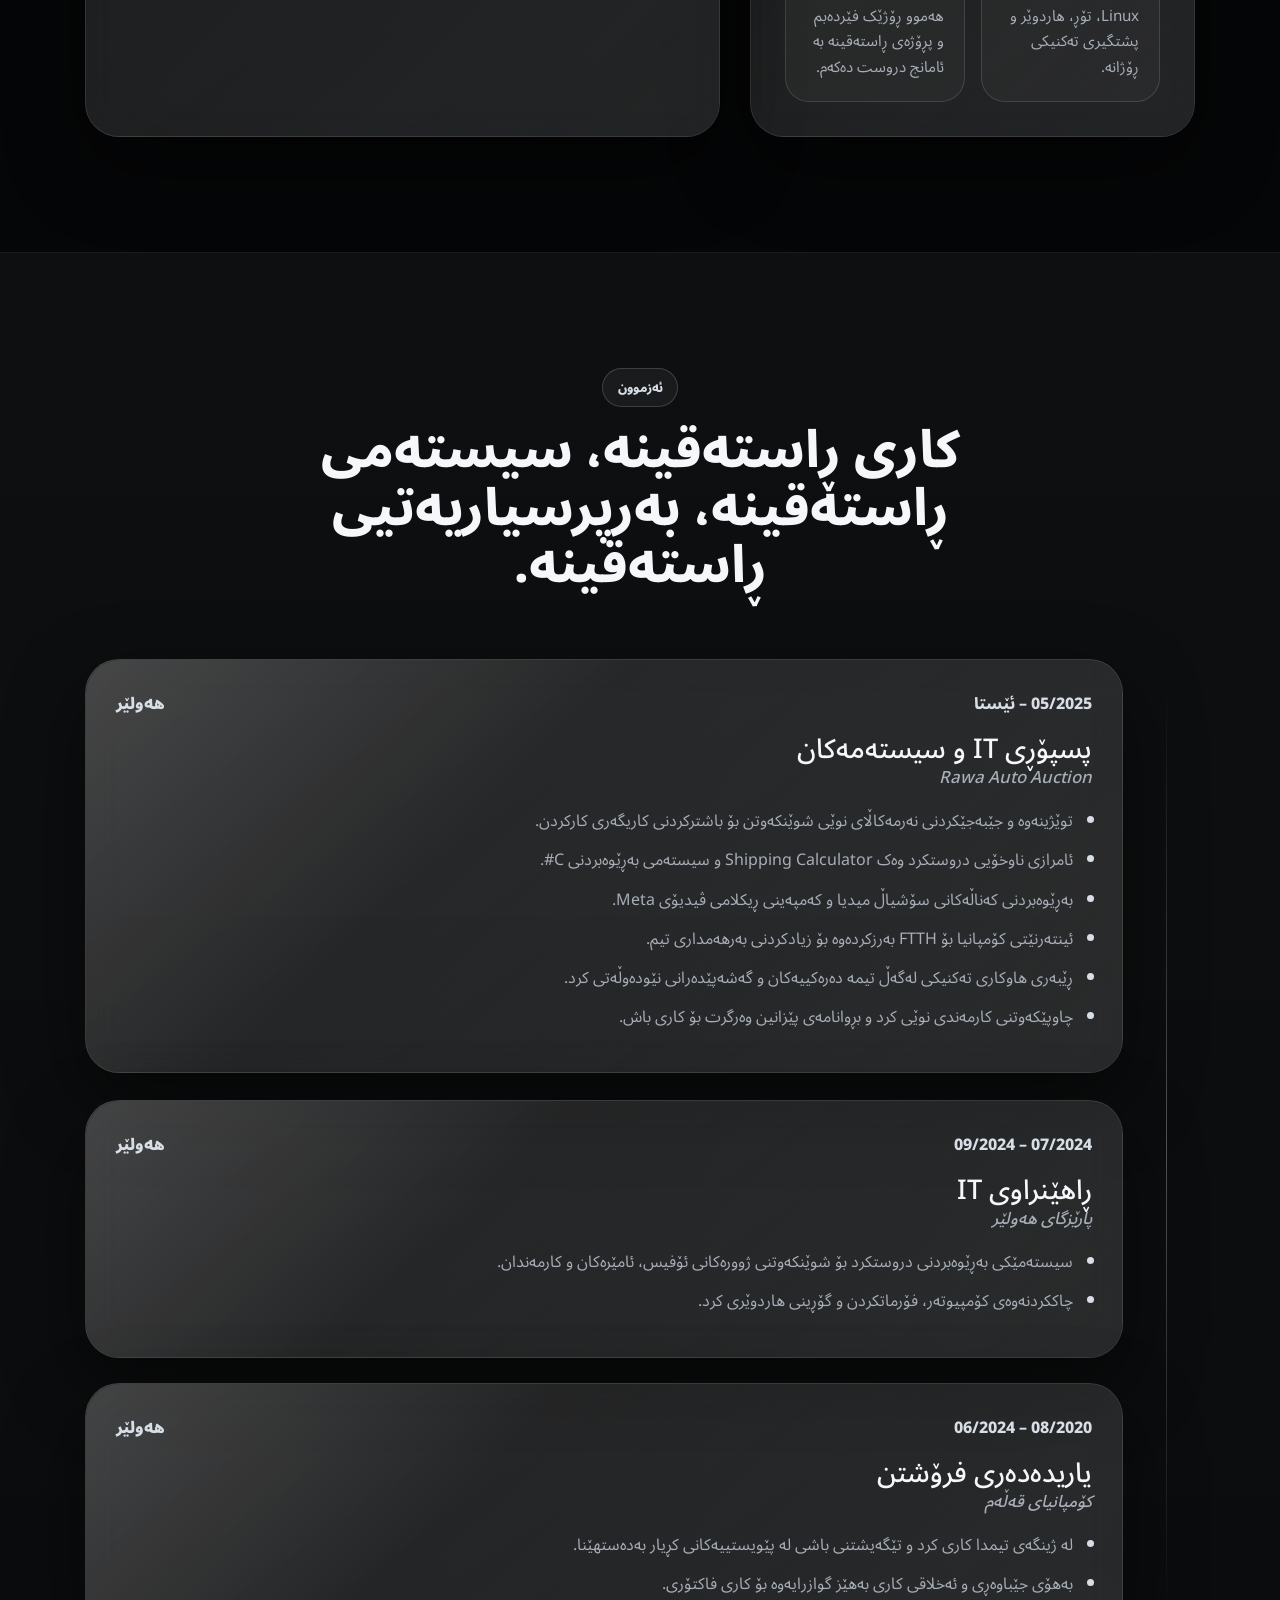
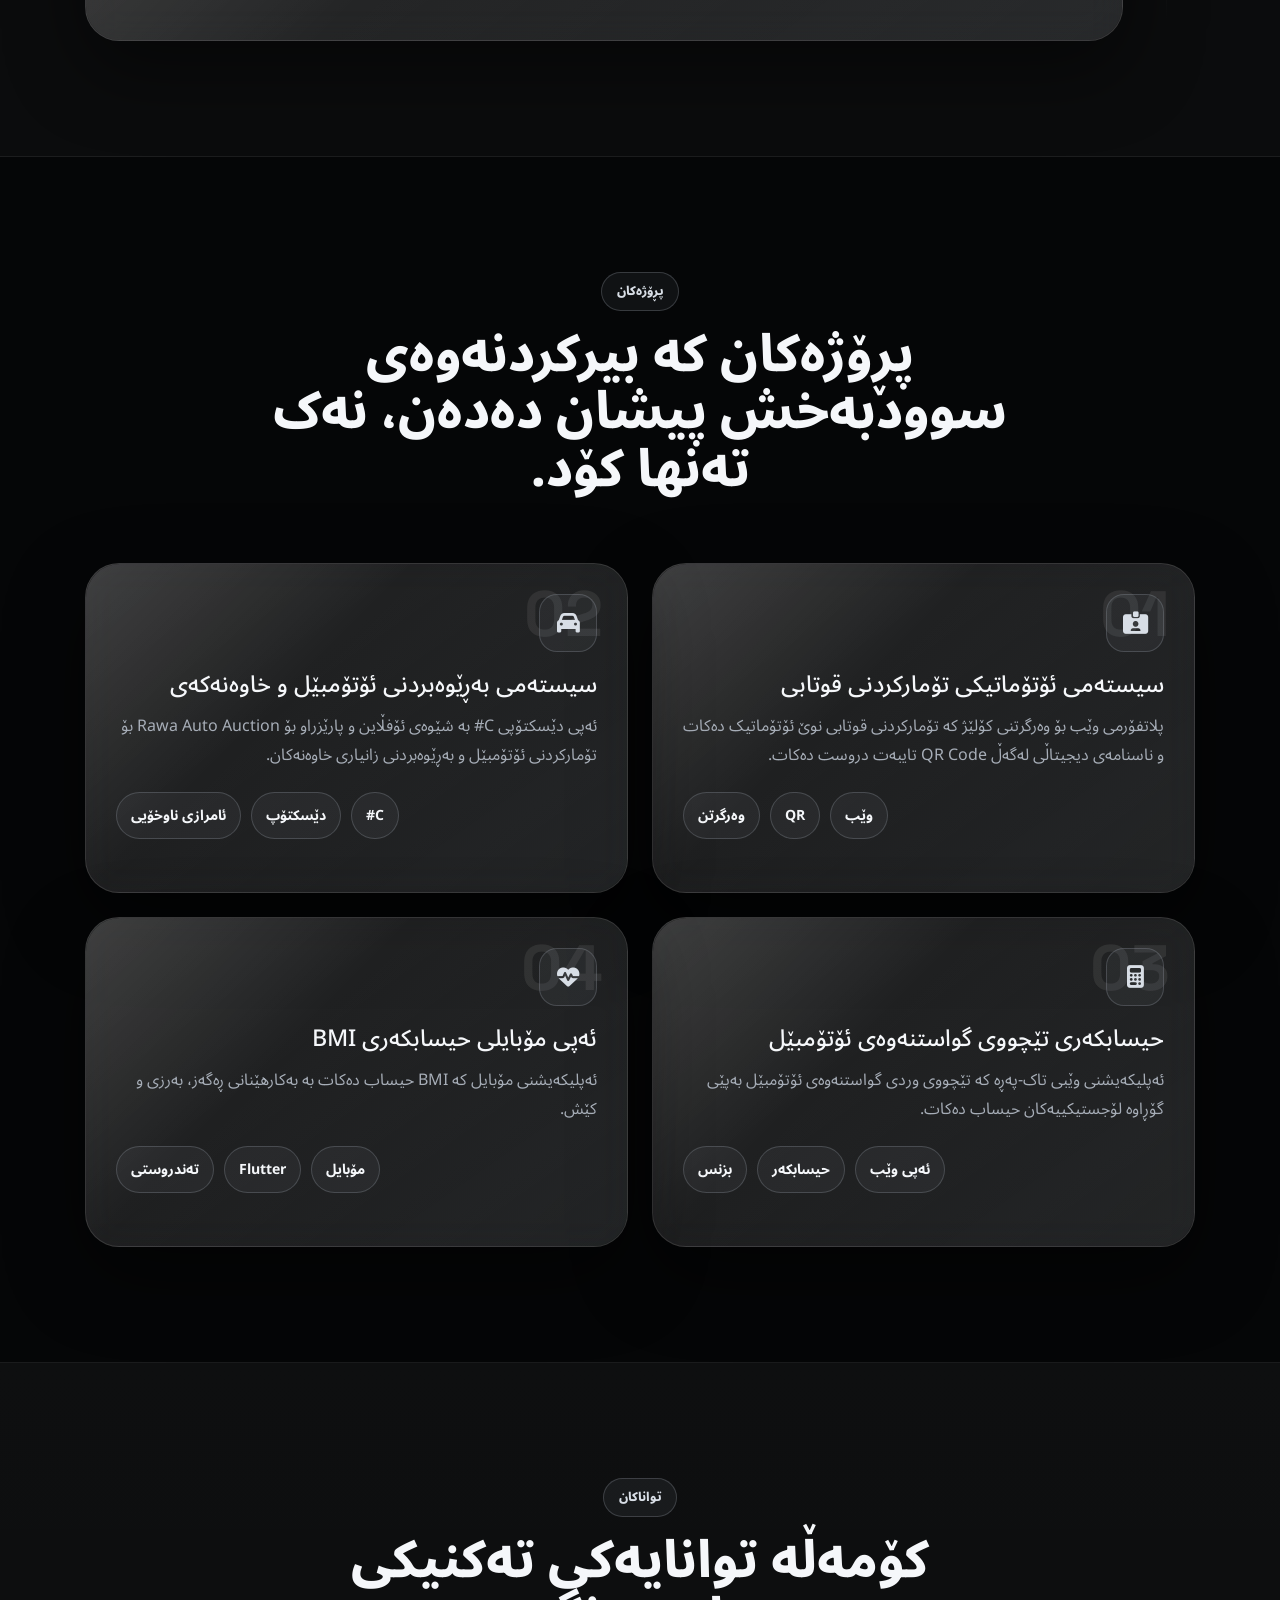
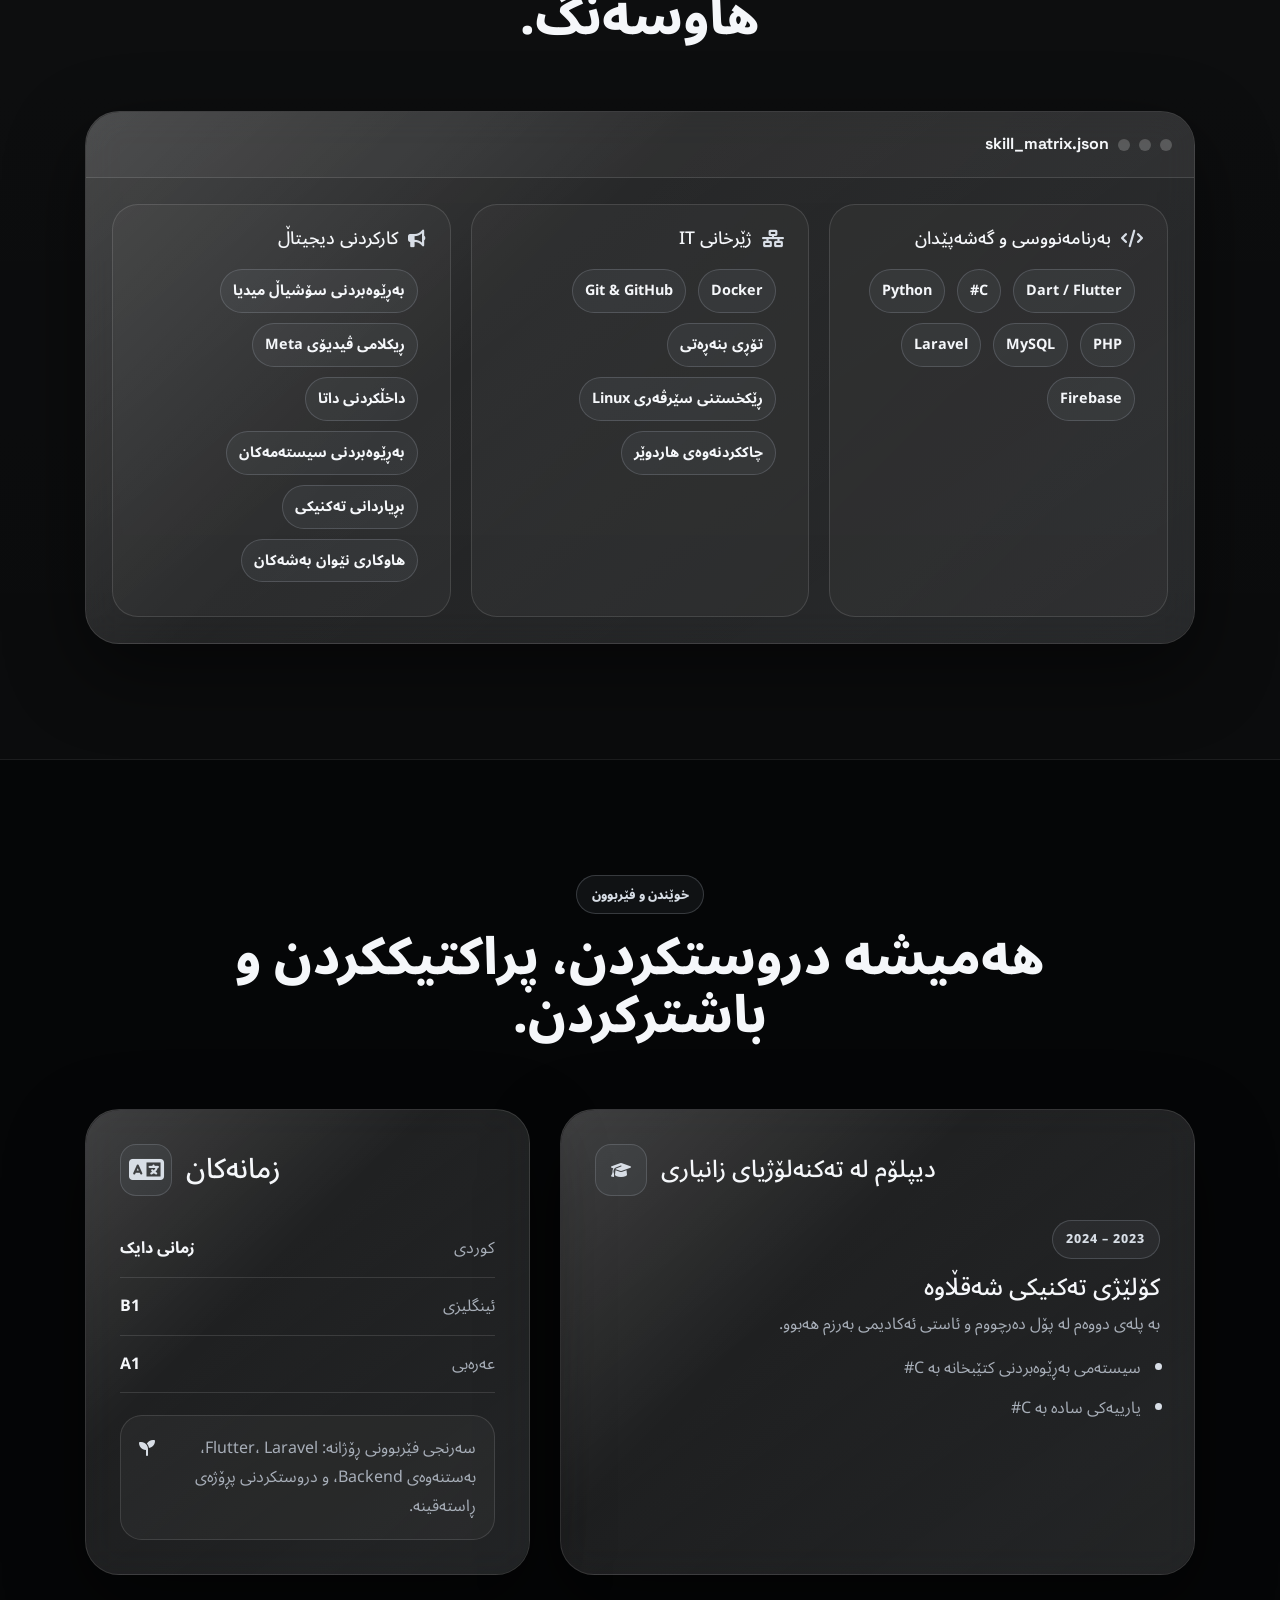
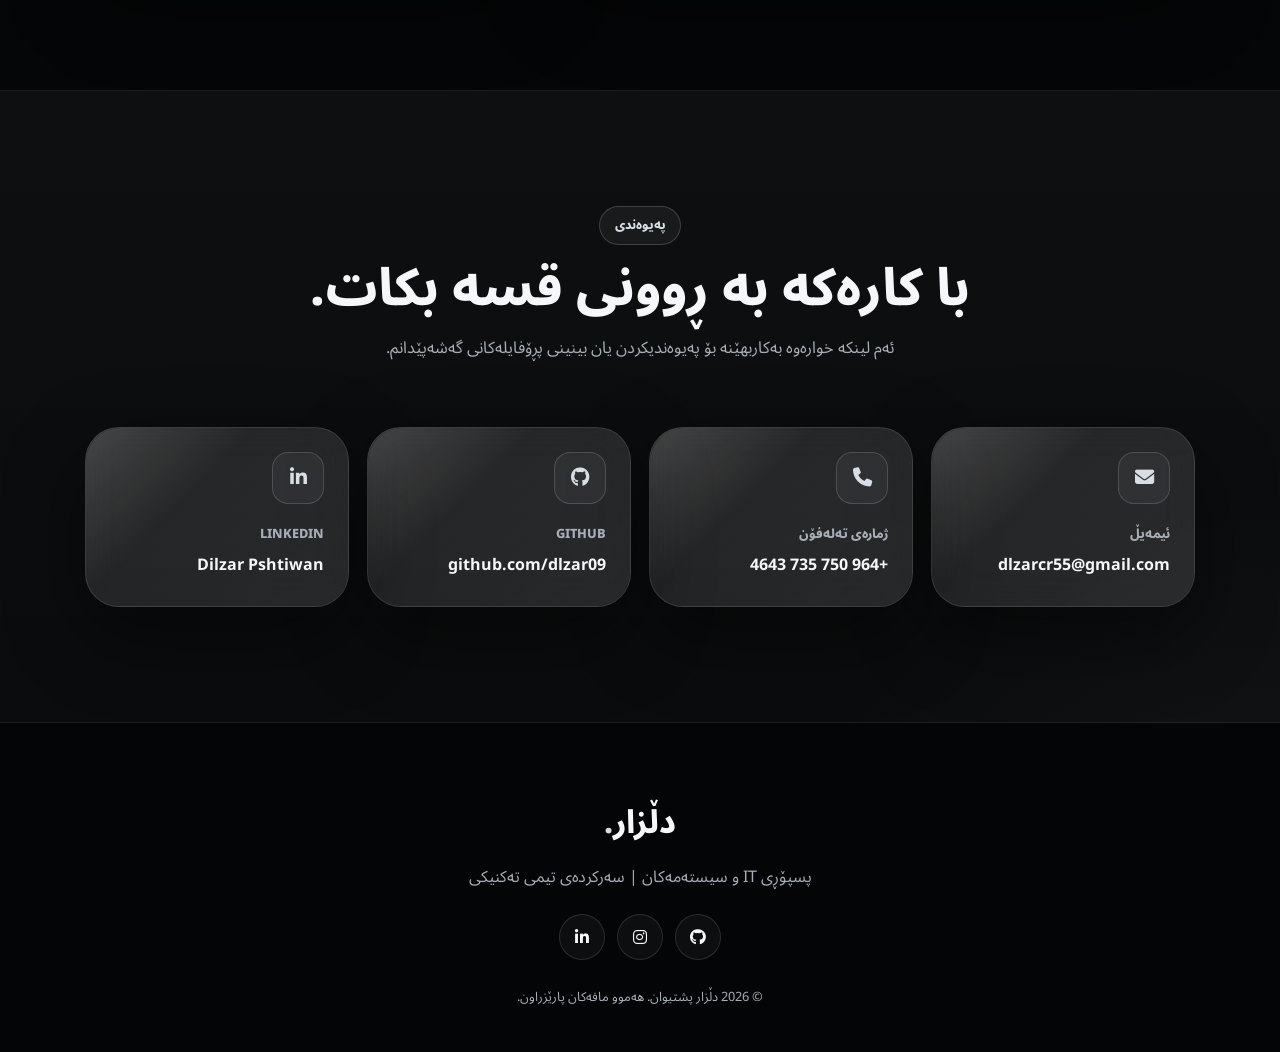
<file: index-ku.html>
<!DOCTYPE html>
<html lang="ckb" dir="rtl">

<head>
    <meta charset="utf-8">
    <title>دڵزار پشتیوان جەلال | پسپۆڕی IT و سیستەمەکان</title>
    <meta content="width=device-width, initial-scale=1.0" name="viewport">
    <meta content="دڵزار پشتیوان جەلال، پسپۆڕی IT، سەرکردەی تیمی تەکنیکی، گەشەپێدەری Flutter، گەشەپێدەری Laravel" name="keywords">
    <meta content="پۆرتفۆلیۆیەکی تاریک و کارلێککار بۆ دڵزار پشتیوان جەلال، پسپۆڕی IT و سیستەمەکان و سەرکردەی تیمی تەکنیکی." name="description">

    <link href="https://fonts.googleapis.com/css2?family=Inter:wght@300;400;500;600;700;800;900&family=Space+Grotesk:wght@500;600;700&family=Noto+Sans+Arabic:wght@400;500;600;700;800;900&display=swap" rel="stylesheet">
    <link href="https://cdnjs.cloudflare.com/ajax/libs/font-awesome/6.2.1/css/all.min.css" rel="stylesheet">
    <link href="https://stackpath.bootstrapcdn.com/bootstrap/4.4.1/css/bootstrap.min.css" rel="stylesheet">
    <link href="import/assets/css/style.css" rel="stylesheet">
</head>

<body data-spy="scroll" data-target=".navbar" data-offset="88">
    <div class="scroll-progress" aria-hidden="true"></div>
    <div class="cursor-glow" aria-hidden="true"></div>

    <!-- Navbar Start -->
    <nav class="navbar fixed-top navbar-expand-lg navbar-dark luxury-nav px-lg-5">
        <a href="#home" class="navbar-brand ml-lg-3 brand-mark">
            <span class="brand-icon">D</span>
            <span class="brand-text">دڵزار<span>.</span></span>
        </a>

        <button type="button" class="navbar-toggler" data-toggle="collapse" data-target="#navbarCollapse" aria-label="کردنەوەی مێنیو">
            <span class="navbar-toggler-icon"></span>
        </button>

        <div class="collapse navbar-collapse px-lg-3" id="navbarCollapse">
            <div class="navbar-nav m-auto py-3 py-lg-0">
                <a href="#home" class="nav-item nav-link active">سەرەتا</a>
                <a href="#signal" class="nav-item nav-link">سیگناڵ</a>
                <a href="#about" class="nav-item nav-link">دەربارە</a>
                <a href="#experience" class="nav-item nav-link">ئەزموون</a>
                <a href="#projects" class="nav-item nav-link">پڕۆژەکان</a>
                <a href="#skills" class="nav-item nav-link">تواناکان</a>
                <a href="#contact" class="nav-item nav-link">پەیوەندی</a>
            </div>
            <div class="language-switch">
                <a href="index.html" class="lang-link">EN</a>
                <a href="index-ku.html" class="lang-link active">کوردی</a>
            </div>
        </div>
    </nav>
    <!-- Navbar End -->

    <!-- Hero Start -->
    <header class="hero-section d-flex align-items-center" id="home">
        <canvas id="signalCanvas" class="signal-canvas" aria-hidden="true"></canvas>
        <div class="hero-noise"></div>
        <div class="hero-overlay"></div>
        <div class="hero-orb hero-orb-one"></div>
        <div class="hero-orb hero-orb-two"></div>

        <div class="container hero-content">
            <div class="row align-items-center min-vh-100 py-5">
                <div class="col-lg-7 text-center text-lg-right reveal">
                    <span class="eyebrow eyebrow-smart"><i class="fa-solid fa-sparkles"></i> پۆرتفۆلیۆی تەکنیکی کارلێککار</span>
                    <h1 class="hero-title">دڵزار پشتیوان جەلال</h1>
                    <h2 class="hero-role">
                        <span class="typed-text-output"></span>
                        <span class="typed-text d-none">پسپۆڕی IT و سیستەمەکان, سەرکردەی تیمی تەکنیکی, گەشەپێدەری Full-Stack</span>
                    </h2>
                    <p class="hero-description">
                        سیستەم دروست دەکەم، بڕیارە تەکنیکییەکان ڕێبەری دەکەم، و چارەسەری دیجیتاڵی دروست دەکەم کە کاروباری کۆمپانیا، ژێرخان و ئەزموونی بەکارهێنەر باشتر دەکات.
                    </p>

                    <div class="hero-actions d-flex flex-column flex-sm-row align-items-center justify-content-center justify-content-lg-end">
                        <a href="import/assets/files/Dilzar_Pshtiwan_Jalal.pdf" class="btn btn-luxury ml-sm-3 mb-3 mb-sm-0" target="_blank" rel="noopener">
                            <i class="fa-solid fa-file-arrow-down ml-2"></i> کردنەوەی CV
                        </a>
                        <a href="#projects" class="btn btn-ghost">
                            <i class="fa-solid fa-diagram-project ml-2"></i> بینینی پڕۆژەکان
                        </a>
                    </div>

                    <div class="hero-stats">
                        <div class="stat-card magnetic" data-tilt>
                            <strong data-counter="4" data-suffix="">0</strong>
                            <span>پڕۆژەی سەرەکی</span>
                        </div>
                        <div class="stat-card magnetic" data-tilt>
                            <strong data-counter="3" data-suffix="">0</strong>
                            <span>ڕۆڵی کاری</span>
                        </div>
                        <div class="stat-card magnetic" data-tilt>
                            <strong data-counter="2" data-suffix="">0</strong>
                            <span>پلەی پۆل</span>
                        </div>
                    </div>
                </div>

                <div class="col-lg-5 mt-5 mt-lg-0 reveal delay-1">
                    <div class="smart-showcase mx-auto">
                        <div class="smart-window glass-panel magnetic" data-tilt>
                            <div class="window-top">
                                <span></span><span></span><span></span>
                            </div>

                            <div class="smart-head">
                                <div class="monogram">DP</div>
                                <div>
                                    <small>ناسنامەی سیستەم</small>
                                    <h3>لۆژیکی، کۆدی پاک، بەهای ڕاستەقینەی بزنس.</h3>
                                </div>
                            </div>

                            <div class="smart-code">
                                <div><span class="code-key">role</span>: <span class="code-value">"پسپۆڕی IT و سیستەمەکان"</span></div>
                                <div><span class="code-key">stack</span>: <span class="code-value">"Flutter + Laravel + MySQL"</span></div>
                                <div><span class="code-key">edge</span>: <span class="code-value">"ڕێبەری + ژێرخان"</span></div>
                                <div><span class="code-key">mission</span>: <span class="code-value">"کردنی کارکردنەکان بە زیرەکتر"</span></div>
                            </div>

                            <div class="stack-chips">
                                <span>Flutter</span>
                                <span>Laravel</span>
                                <span>Linux</span>
                                <span>Docker</span>
                                <span>Meta Ads</span>
                            </div>
                        </div>

                        <button class="command-hint" type="button" data-command-open>
                            کلیلی <kbd>D</kbd> دابگرە بۆ Dilzar Mode
                        </button>
                    </div>
                </div>
            </div>
        </div>

        <a href="#signal" class="scroll-down" aria-label="چوون بۆ بەشی سیگناڵ">
            <span></span>
        </a>
    </header>
    <!-- Hero End -->

    <!-- Signature Experience Start -->
    <section class="section-padding section-muted section-signature" id="signal">
        <div class="container">
            <div class="section-heading text-center reveal">
                <span class="section-kicker">سیستەمی سیگناڵ</span>
                <h2>پۆرتفۆلیۆیەک کە وەک نەخشەیەکی تەکنیکی زیندوو کار دەکات.</h2>
                <p class="section-subtext">
                    بە هێواشی سکڕۆڵ بکە — پەڕەکە تواناکانت وەک سیستەمێک کە دەکرێتەوە پیشان دەدات.
                </p>
            </div>

            <div class="signal-lab">
                <div class="signal-core-wrap reveal">
                    <div class="signal-ring ring-one"></div>
                    <div class="signal-ring ring-two"></div>
                    <div class="signal-ring ring-three"></div>
                    <div class="signal-core glass-panel magnetic" data-tilt>
                        <div class="core-monogram">DP</div>
                        <h3>کۆد + سیستەم + ڕێبەری</h3>
                        <p>تێکەڵەیەکی تایبەت لە بیرکردنەوەی گەشەپێدەر، ژێرخانی IT، کارکردنی دیجیتاڵ و هەماهەنگی تیم.</p>
                    </div>
                </div>

                <div class="signal-node node-top-left glass-panel reveal magnetic" data-tilt>
                    <span class="node-tag">01</span>
                    <h4>بڕیاری تەکنیکیی ستراتیژی</h4>
                    <p>هەڵبژاردنی سیستەمی باشتر، گۆڕینی ڕێکاری کۆن، و باشترکردنی کاریگەری کارکردن.</p>
                </div>

                <div class="signal-node node-top-right glass-panel reveal delay-1 magnetic" data-tilt>
                    <span class="node-tag">02</span>
                    <h4>گەشەپێدانی هۆشیار بە بزنس</h4>
                    <p>دروستکردنی ئامرازی ناوخۆیی کە کێشەی ڕاستەقینەی کۆمپانیا چارەسەر دەکات، نەک تەنها ڕووکارێکی جوان.</p>
                </div>

                <div class="signal-node node-bottom-left glass-panel reveal delay-2 magnetic" data-tilt>
                    <span class="node-tag">03</span>
                    <h4>پشتگیری و جێگیری ژێرخان</h4>
                    <p>تۆڕ، Linux، چاککردنەوەی هاردوێر، و بەڕێوەبردنی سیستەم بۆ جێگیری کاری ڕۆژانە.</p>
                </div>

                <div class="signal-node node-bottom-right glass-panel reveal delay-3 magnetic" data-tilt>
                    <span class="node-tag">04</span>
                    <h4>کارلێکی پیشەیی و جیاواز</h4>
                    <p>وردەکاری کارلێککار، جووڵەی نەرم، و شتی بچووک و سەرسوڕهێنەر کە پڕۆژەکە لەبیرنەکراو دەکات.</p>
                </div>
            </div>
        </div>
    </section>
    <!-- Signature Experience End -->

    <!-- About Start -->
    <section class="section-padding" id="about">
        <div class="container">
            <div class="section-heading text-center reveal">
                <span class="section-kicker">دەربارە</span>
                <h2>پسپۆڕی IT بە بیرکردنەوەی گەشەپێدەر و بەرپرسیاریەتیی ڕێبەر.</h2>
            </div>

            <div class="row align-items-stretch">
                <div class="col-lg-5 mb-4 mb-lg-0 reveal">
                    <div class="about-smart-card glass-panel h-100 magnetic" data-tilt>
                        <div class="about-smart-header">
                            <span class="section-kicker mb-3">وێنەیەکی خێرای پڕۆفایل</span>
                            <h3>بونیات دەنێم بۆ چارەسەرکردنی کێشەی تەکنیکی.</h3>
                            <p>
                                گەشەپێدانی نەرمەکاڵا، پشتگیری IT، تۆڕ، کارکردنی دیجیتاڵ و ڕێبەری تیم تێکەڵ دەکەم بۆ ئەوەی بزنسەکان بە نەرمتر کار بکەن.
                            </p>
                        </div>

                        <div class="smart-feature-grid">
                            <div class="smart-feature-item">
                                <i class="fa-solid fa-sitemap"></i>
                                <h4>بیرکردنەوەی سیستەمی</h4>
                                <p>تێگەیشتن لەوەی ئامراز، کەسەکان و کارکردنەکان چۆن بەیەک دەبەسترێن.</p>
                            </div>
                            <div class="smart-feature-item">
                                <i class="fa-solid fa-people-group"></i>
                                <h4>ڕێبەری تیم</h4>
                                <p>ڕێبەری کاری تەکنیکی و یارمەتیدانی تیم بۆ بڕیاری باشتر.</p>
                            </div>
                            <div class="smart-feature-item">
                                <i class="fa-solid fa-server"></i>
                                <h4>ژێرخان</h4>
                                <p>Linux، تۆڕ، هاردوێر و پشتگیری تەکنیکی ڕۆژانە.</p>
                            </div>
                            <div class="smart-feature-item">
                                <i class="fa-solid fa-rocket"></i>
                                <h4>سەرنج لەسەر گەشە</h4>
                                <p>هەموو ڕۆژێک فێردەبم و پڕۆژەی ڕاستەقینە بە ئامانج دروست دەکەم.</p>
                            </div>
                        </div>
                    </div>
                </div>

                <div class="col-lg-7 reveal delay-1">
                    <div class="glass-panel about-panel h-100">
                        <h3>پوختەی پیشەیی</h3>
                        <p>
                            پسپۆڕی IT و گەشەپێدەری Full-Stack کە توانای دروستکردنی سیستەم، بڕیاری تەکنیکی ستراتیژی، و جێبەجێکردنی چارەسەری نەرمەکاڵا بۆ گەشەی بزنس هەیە.
                        </p>
                        <p>
                            من لە چارەسەرکردنی کێشەی ڕاستەقینە و هەماهەنگی هاوبەشییەکان بۆ باشترکردنی کارکردنەکان باش کار دەکەم. کارەکەم گەشەپێدانی Flutter و Laravel لەگەڵ ژێرخانی IT، تۆڕ، مارکێتینگی دیجیتاڵ و بەڕێوەبردنی سیستەم تێکەڵ دەکات.
                        </p>

                        <div class="info-grid">
                            <div><span>ڕۆڵ</span><strong>پسپۆڕی IT و سیستەمەکان</strong></div>
                            <div><span>ڕێبەری</span><strong>سەرکردەی تیمی تەکنیکی</strong></div>
                            <div><span>شوێن</span><strong>کوردستان، هەولێر</strong></div>
                            <div><span>ئیمەیڵ</span><strong>dlzarcr55@gmail.com</strong></div>
                            <div><span>ژمارەی تەلەفۆن</span><strong>+964 750 735 4643</strong></div>
                            <div><span>تەکنەلۆجیای سەرەکی</span><strong>Flutter، Laravel، MySQL</strong></div>
                        </div>
                    </div>
                </div>
            </div>
        </div>
    </section>
    <!-- About End -->

    <!-- Experience Start -->
    <section class="section-padding section-muted" id="experience">
        <div class="container">
            <div class="section-heading text-center reveal">
                <span class="section-kicker">ئەزموون</span>
                <h2>کاری ڕاستەقینە، سیستەمی ڕاستەقینە، بەرپرسیاریەتیی ڕاستەقینە.</h2>
            </div>

            <div class="experience-track">
                <article class="experience-card glass-panel reveal magnetic" data-tilt>
                    <div class="experience-meta">
                        <span>05/2025 – ئێستا</span>
                        <strong>هەولێر</strong>
                    </div>
                    <h3>پسپۆڕی IT و سیستەمەکان</h3>
                    <h4>Rawa Auto Auction</h4>
                    <ul class="lux-list">
                        <li>توێژینەوە و جێبەجێکردنی نەرمەکاڵای نوێی شوێنکەوتن بۆ باشترکردنی کاریگەری کارکردن.</li>
                        <li>ئامرازی ناوخۆیی دروستکرد وەک Shipping Calculator و سیستەمی بەڕێوەبردنی C#.</li>
                        <li>بەڕێوەبردنی کەناڵەکانی سۆشیاڵ میدیا و کەمپەینی ڕیکلامی ڤیدیۆی Meta.</li>
                        <li>ئینتەرنێتی کۆمپانیا بۆ FTTH بەرزکردەوە بۆ زیادکردنی بەرهەمداری تیم.</li>
                        <li>ڕێبەری هاوکاری تەکنیکی لەگەڵ تیمە دەرەکییەکان و گەشەپێدەرانی نێودەوڵەتی کرد.</li>
                        <li>چاوپێکەوتنی کارمەندی نوێی کرد و بڕوانامەی پێزانین وەرگرت بۆ کاری باش.</li>
                    </ul>
                </article>

                <article class="experience-card glass-panel reveal delay-1 magnetic" data-tilt>
                    <div class="experience-meta">
                        <span>07/2024 – 09/2024</span>
                        <strong>هەولێر</strong>
                    </div>
                    <h3>ڕاهێنراوی IT</h3>
                    <h4>پارێزگای هەولێر</h4>
                    <ul class="lux-list">
                        <li>سیستەمێکی بەڕێوەبردنی دروستکرد بۆ شوێنکەوتنی ژوورەکانی ئۆفیس، ئامێرەکان و کارمەندان.</li>
                        <li>چاککردنەوەی کۆمپیوتەر، فۆرماتکردن و گۆڕینی هاردوێری کرد.</li>
                    </ul>
                </article>

                <article class="experience-card glass-panel reveal delay-2 magnetic" data-tilt>
                    <div class="experience-meta">
                        <span>08/2020 – 06/2024</span>
                        <strong>هەولێر</strong>
                    </div>
                    <h3>یاریدەدەری فرۆشتن</h3>
                    <h4>کۆمپانیای قەڵەم</h4>
                    <ul class="lux-list">
                        <li>لە ژینگەی تیمدا کاری کرد و تێگەیشتنی باشی لە پێویستییەکانی کڕیار بەدەستهێنا.</li>
                        <li>بەهۆی جێباوەڕی و ئەخلاقی کاری بەهێز گوازرایەوە بۆ کاری فاکتۆری.</li>
                    </ul>
                </article>
            </div>
        </div>
    </section>
    <!-- Experience End -->

    <!-- Projects Start -->
    <section class="section-padding" id="projects">
        <div class="container">
            <div class="section-heading text-center reveal">
                <span class="section-kicker">پڕۆژەکان</span>
                <h2>پڕۆژەکان کە بیرکردنەوەی سوودبەخش پیشان دەدەن، نەک تەنها کۆد.</h2>
            </div>

            <div class="project-grid">
                <article class="project-card glass-panel reveal magnetic" data-tilt>
                    <div class="project-number">01</div>
                    <i class="fa-solid fa-id-card-clip"></i>
                    <h3>سیستەمی ئۆتۆماتیکی تۆمارکردنی قوتابی</h3>
                    <p>پلاتفۆرمی وێب بۆ وەرگرتنی کۆلێژ کە تۆمارکردنی قوتابی نوێ ئۆتۆماتیک دەکات و ناسنامەی دیجیتاڵی لەگەڵ QR Code تایبەت دروست دەکات.</p>
                    <div class="project-tags"><span>وێب</span><span>QR</span><span>وەرگرتن</span></div>
                </article>

                <article class="project-card glass-panel reveal delay-1 magnetic" data-tilt>
                    <div class="project-number">02</div>
                    <i class="fa-solid fa-car"></i>
                    <h3>سیستەمی بەڕێوەبردنی ئۆتۆمبێل و خاوەنەکەی</h3>
                    <p>ئەپی دێسکتۆپی C# بە شێوەی ئۆفڵاین و پارێزراو بۆ Rawa Auto Auction بۆ تۆمارکردنی ئۆتۆمبێل و بەڕێوەبردنی زانیاری خاوەنەکان.</p>
                    <div class="project-tags"><span>C#</span><span>دێسکتۆپ</span><span>ئامرازی ناوخۆیی</span></div>
                </article>

                <article class="project-card glass-panel reveal delay-2 magnetic" data-tilt>
                    <div class="project-number">03</div>
                    <i class="fa-solid fa-calculator"></i>
                    <h3>حیسابکەری تێچووی گواستنەوەی ئۆتۆمبێل</h3>
                    <p>ئەپلیکەیشنی وێبی تاک-پەڕە کە تێچووی وردی گواستنەوەی ئۆتۆمبێل بەپێی گۆڕاوە لۆجستیکییەکان حیساب دەکات.</p>
                    <div class="project-tags"><span>ئەپی وێب</span><span>حیسابکەر</span><span>بزنس</span></div>
                </article>

                <article class="project-card glass-panel reveal delay-3 magnetic" data-tilt>
                    <div class="project-number">04</div>
                    <i class="fa-solid fa-heart-pulse"></i>
                    <h3>ئەپی مۆبایلی حیسابکەری BMI</h3>
                    <p>ئەپلیکەیشنی مۆبایل کە BMI حیساب دەکات بە بەکارهێنانی ڕەگەز، بەرزی و کێش.</p>
                    <div class="project-tags"><span>مۆبایل</span><span>Flutter</span><span>تەندروستی</span></div>
                </article>
            </div>
        </div>
    </section>
    <!-- Projects End -->

    <!-- Skills Start -->
    <section class="section-padding section-muted" id="skills">
        <div class="container">
            <div class="section-heading text-center reveal">
                <span class="section-kicker">تواناکان</span>
                <h2>کۆمەڵە توانایەکی تەکنیکی هاوسەنگ.</h2>
            </div>

            <div class="skills-console glass-panel reveal">
                <div class="console-header">
                    <span></span><span></span><span></span>
                    <strong>skill_matrix.json</strong>
                </div>

                <div class="skill-matrix">
                    <div class="skill-column">
                        <h3><i class="fa-solid fa-code"></i> بەرنامەنووسی و گەشەپێدان</h3>
                        <div class="skill-pill">Dart / Flutter</div>
                        <div class="skill-pill">C#</div>
                        <div class="skill-pill">Python</div>
                        <div class="skill-pill">PHP</div>
                        <div class="skill-pill">MySQL</div>
                        <div class="skill-pill">Laravel</div>
                        <div class="skill-pill">Firebase</div>
                    </div>

                    <div class="skill-column">
                        <h3><i class="fa-solid fa-network-wired"></i> ژێرخانی IT</h3>
                        <div class="skill-pill">Docker</div>
                        <div class="skill-pill">Git & GitHub</div>
                        <div class="skill-pill">تۆڕی بنەڕەتی</div>
                        <!-- <div class="skill-pill">Point-to-Point</div> -->
                        <div class="skill-pill">ڕێکخستنی سێرڤەری Linux</div>
                        <div class="skill-pill">چاککردنەوەی هاردوێر</div>
                    </div>

                    <div class="skill-column">
                        <h3><i class="fa-solid fa-bullhorn"></i> کارکردنی دیجیتاڵ</h3>
                        <div class="skill-pill">بەڕێوەبردنی سۆشیاڵ میدیا</div>
                        <div class="skill-pill">ڕیکلامی ڤیدیۆی Meta</div>
                        <div class="skill-pill">داخڵکردنی داتا</div>
                        <div class="skill-pill">بەڕێوەبردنی سیستەمەکان</div>
                        <div class="skill-pill">بڕیاردانی تەکنیکی</div>
                        <div class="skill-pill">هاوکاری نێوان بەشەکان</div>
                    </div>
                </div>
            </div>
        </div>
    </section>
    <!-- Skills End -->

    <!-- خوێندن و فێربوون Start -->
    <section class="section-padding" id="education">
        <div class="container">
            <div class="section-heading text-center reveal">
                <span class="section-kicker">خوێندن و فێربوون</span>
                <h2>هەمیشە دروستکردن، پراکتیککردن و باشترکردن.</h2>
            </div>

            <div class="row">
                <div class="col-lg-7 mb-4 mb-lg-0 reveal">
                    <div class="timeline-card glass-panel h-100">
                        <div class="timeline-header">
                            <i class="fa-solid fa-graduation-cap"></i>
                            <h3>دیپلۆم لە تەکنەلۆژیای زانیاری</h3>
                        </div>
                        <div class="timeline-item">
                            <span class="timeline-date">2023 – 2024</span>
                            <h4>کۆلێژی تەکنیکی شەقڵاوە</h4>
                            <p>بە پلەی دووەم لە پۆل دەرچووم و ئاستی ئەکادیمی بەرزم هەبوو.</p>
                            <ul class="lux-list">
                                <li>سیستەمی بەڕێوەبردنی کتێبخانە بە C#</li>
                                <li>یارییەکی سادە بە C#</li>
                            </ul>
                        </div>
                    </div>
                </div>

                <div class="col-lg-5 reveal delay-1">
                    <div class="language-card glass-panel h-100">
                        <h3><i class="fa-solid fa-language"></i> زمانەکان</h3>
                        <div class="language-row"><span>کوردی</span><strong>زمانی دایک</strong></div>
                        <div class="language-row"><span>ئینگلیزی</span><strong>B1</strong></div>
                        <div class="language-row"><span>عەرەبی</span><strong>A1</strong></div>
                        <div class="learning-note">
                            <i class="fa-solid fa-seedling"></i>
                            <p>سەرنجی فێربوونی ڕۆژانە: Flutter، Laravel، بەستنەوەی Backend، و دروستکردنی پڕۆژەی ڕاستەقینە.</p>
                        </div>
                    </div>
                </div>
            </div>
        </div>
    </section>
    <!-- خوێندن و فێربوون End -->

    <!-- Contact Start -->
    <section class="section-padding section-muted" id="contact">
        <div class="container">
            <div class="section-heading text-center reveal">
                <span class="section-kicker">پەیوەندی</span>
                <h2>با کارەکە بە ڕوونی قسە بکات.</h2>
                <p class="section-subtext">ئەم لینکە خوارەوە بەکاربهێنە بۆ پەیوەندیکردن یان بینینی پڕۆفایلەکانی گەشەپێدانم.</p>
            </div>

            <div class="contact-grid">
                <a class="contact-tile glass-panel reveal magnetic" data-tilt href="mailto:dlzarcr55@gmail.com">
                    <i class="fa-solid fa-envelope"></i>
                    <span>ئیمەیڵ</span>
                    <strong>dlzarcr55@gmail.com</strong>
                </a>

                <a class="contact-tile glass-panel reveal delay-1 magnetic" data-tilt href="tel:+9647507354643">
                    <i class="fa-solid fa-phone"></i>
                    <span>ژمارەی تەلەفۆن</span>
                    <strong>+964 750 735 4643</strong>
                </a>

                <a class="contact-tile glass-panel reveal delay-2 magnetic" data-tilt href="https://github.com/dlzar09" target="_blank" rel="noopener">
                    <i class="fa-brands fa-github"></i>
                    <span>GitHub</span>
                    <strong>github.com/dlzar09</strong>
                </a>

                <a class="contact-tile glass-panel reveal delay-3 magnetic" data-tilt href="https://www.linkedin.com/in/dilzar-pshtiwan/" target="_blank" rel="noopener">
                    <i class="fa-brands fa-linkedin-in"></i>
                    <span>LinkedIn</span>
                    <strong>Dilzar Pshtiwan</strong>
                </a>
            </div>
        </div>
    </section>
    <!-- Contact End -->

    <!-- Command Palette -->
    <div class="command-palette" id="commandPalette" aria-hidden="true">
        <div class="command-box glass-panel">
            <button type="button" class="command-close" data-command-close aria-label="داخستنی پانێڵی فەرمان">
                <i class="fa-solid fa-xmark"></i>
            </button>
            <span class="section-kicker">Dilzar Mode</span>
            <h3>ناوەندی فەرمانی پڕۆفایل</h3>
            <p>پانێڵێکی کارلێککاری ڕێکخراوە کە توانای تەکنیکی، بیرکردنەوەی ڕێبەری، و ئەزموونی پڕۆژەکانم بە شێوەیەکی پاک و پیشەیی نیشان دەدات.</p>
            <div class="command-list">
                <a href="#projects" data-command-close><i class="fa-solid fa-diagram-project"></i> بچۆ بۆ پڕۆژەکان</a>
                <a href="#experience" data-command-close><i class="fa-solid fa-briefcase"></i> بچۆ بۆ ئەزموون</a>
                <a href="import/assets/files/Dilzar_Pshtiwan_Jalal.pdf" target="_blank" rel="noopener"><i class="fa-solid fa-file-lines"></i> کردنەوەی CV</a>
                <a href="mailto:dlzarcr55@gmail.com"><i class="fa-solid fa-paper-plane"></i> ناردنی ئیمەیڵ</a>
            </div>
        </div>
    </div>

    <!-- Footer Start -->
    <footer class="footer-section">
        <div class="container text-center">
            <a href="#home" class="footer-logo">دڵزار<span>.</span></a>
            <p>پسپۆڕی IT و سیستەمەکان | سەرکردەی تیمی تەکنیکی</p>
            <div class="footer-socials">
                <a href="https://github.com/dlzar09" target="_blank" rel="noopener"><i class="fab fa-github"></i></a>
                <a href="https://www.instagram.com/dilzar_22" target="_blank" rel="noopener"><i class="fab fa-instagram"></i></a>
                <a href="https://www.linkedin.com/in/dilzar-pshtiwan/" target="_blank" rel="noopener"><i class="fab fa-linkedin-in"></i></a>
            </div>
            <small>&copy; 2026 دڵزار پشتیوان. هەموو مافەکان پارێزراون.</small>
        </div>
    </footer>
    <!-- Footer End -->

    <a href="#" class="back-to-top" aria-label="گەڕانەوە بۆ سەرەوە"><i class="fa fa-angle-up"></i></a>

    <script src="https://code.jquery.com/jquery-3.4.1.min.js"></script>
    <script src="https://stackpath.bootstrapcdn.com/bootstrap/4.4.1/js/bootstrap.bundle.min.js"></script>
    <script src="import/assets/js/portfolio.js"></script>
</body>

</html>
</file>
<file: import/assets/css/style.css>
/*
    Dilzar Pshtiwan Jalal - Interactive Dark Gray Portfolio
    Fully redesigned from the CV with smart scroll effects and professional fun.
*/

:root {
    --bg: #050607;
    --bg-soft: #090b10;
    --bg-card: rgba(255, 255, 255, 0.055);
    --bg-card-strong: rgba(255, 255, 255, 0.085);
    --accent: #9aa3ad;
    --accent-soft: #788390;
    --accent-light: #d8dee6;
    --text: #f5f7fa;
    --text-muted: #a7aeb8;
    --border: rgba(255, 255, 255, 0.12);
    --border-accent: rgba(154, 163, 173, 0.28);
    --shadow: 0 28px 80px rgba(0, 0, 0, 0.48);
    --radius-xl: 34px;
    --radius-lg: 24px;
    --radius-md: 16px;
    --font-heading: "Space Grotesk", sans-serif;
    --font-body: "Inter", sans-serif;
}

* {
    box-sizing: border-box;
}

html {
    scroll-behavior: smooth;
}

body {
    margin: 0;
    color: var(--text-muted);
    background:
        radial-gradient(circle at top left, rgba(154, 163, 173, 0.10), transparent 34rem),
        radial-gradient(circle at bottom right, rgba(71, 78, 88, 0.18), transparent 34rem),
        var(--bg);
    font-family: var(--font-body);
    font-size: 16px;
    line-height: 1.8;
    overflow-x: hidden;
}

body::before {
    content: "";
    position: fixed;
    inset: 0;
    pointer-events: none;
    background-image:
        linear-gradient(rgba(255, 255, 255, 0.025) 1px, transparent 1px),
        linear-gradient(90deg, rgba(255, 255, 255, 0.025) 1px, transparent 1px);
    background-size: 46px 46px;
    mask-image: linear-gradient(to bottom, rgba(0, 0, 0, 0.6), transparent 70%);
    z-index: -3;
}

::selection {
    color: #0c1117;
    background: var(--accent-light);
}

a {
    color: var(--accent-light);
    transition: all 0.25s ease;
}

a:hover {
    color: var(--text);
    text-decoration: none;
}

h1, h2, h3, h4, h5, h6 {
    color: var(--text);
    font-family: var(--font-heading);
    line-height: 1.12;
}

img {
    user-select: none;
}

.scroll-progress {
    position: fixed;
    top: 0;
    left: 0;
    height: 3px;
    width: 0%;
    z-index: 9999;
    background: linear-gradient(90deg, transparent, var(--accent-light), var(--accent-soft));
    box-shadow: 0 0 24px rgba(216, 222, 230, 0.35);
}

.cursor-glow {
    position: fixed;
    top: 0;
    left: 0;
    width: 360px;
    height: 360px;
    border-radius: 50%;
    pointer-events: none;
    z-index: -1;
    opacity: 0.18;
    background: radial-gradient(circle, rgba(216, 222, 230, 0.25), transparent 65%);
    transform: translate(-50%, -50%);
    transition: opacity 0.25s ease;
}

/* Navbar */
.luxury-nav {
    min-height: 78px;
    background: rgba(5, 6, 7, 0.66);
    border-bottom: 1px solid var(--border);
    backdrop-filter: blur(18px);
    -webkit-backdrop-filter: blur(18px);
    transition: 0.3s ease;
}

.luxury-nav.scrolled {
    min-height: 68px;
    background: rgba(5, 6, 7, 0.86);
    box-shadow: 0 18px 45px rgba(0, 0, 0, 0.32);
}

.brand-mark {
    display: inline-flex;
    align-items: center;
    gap: 0.75rem;
}

.brand-icon {
    display: inline-flex;
    width: 42px;
    height: 42px;
    align-items: center;
    justify-content: center;
    border: 1px solid var(--border-accent);
    border-radius: 50%;
    color: #0d131a;
    background: linear-gradient(135deg, var(--accent-light), var(--accent-soft));
    font-family: var(--font-heading);
    font-weight: 800;
    box-shadow: 0 10px 30px rgba(154, 163, 173, 0.18);
}

.brand-text {
    color: var(--text);
    font-family: var(--font-heading);
    font-size: 1.35rem;
    font-weight: 800;
    letter-spacing: -0.04em;
}

.brand-text span,
.footer-logo span {
    color: var(--accent-light);
}

.navbar-dark .navbar-nav .nav-link {
    position: relative;
    color: rgba(245, 247, 250, 0.72);
    padding: 0.75rem 0.9rem;
    font-weight: 600;
    font-size: 0.9rem;
}

.navbar-dark .navbar-nav .nav-link::after {
    content: "";
    position: absolute;
    left: 0.9rem;
    right: 0.9rem;
    bottom: 0.4rem;
    height: 2px;
    border-radius: 999px;
    background: linear-gradient(90deg, transparent, var(--accent-light), transparent);
    transform: scaleX(0);
    transition: 0.25s ease;
}

.navbar-dark .navbar-nav .nav-link:hover,
.navbar-dark .navbar-nav .nav-link.active {
    color: var(--text);
}

.navbar-dark .navbar-nav .nav-link:hover::after,
.navbar-dark .navbar-nav .nav-link.active::after {
    transform: scaleX(1);
}

.navbar-toggler {
    border: 1px solid var(--border) !important;
    border-radius: 14px;
    padding: 0.65rem 0.8rem;
}

/* Reusable */
.section-padding {
    position: relative;
    padding: 115px 0;
}

.section-muted {
    background:
        linear-gradient(180deg, rgba(255, 255, 255, 0.025), rgba(255, 255, 255, 0.01)),
        rgba(255, 255, 255, 0.015);
    border-top: 1px solid rgba(255, 255, 255, 0.06);
    border-bottom: 1px solid rgba(255, 255, 255, 0.06);
}

.section-heading {
    max-width: 820px;
    margin: 0 auto 64px;
}

.section-kicker,
.eyebrow {
    display: inline-flex;
    align-items: center;
    gap: 0.55rem;
    margin-bottom: 1rem;
    color: var(--accent-light);
    border: 1px solid var(--border-accent);
    border-radius: 999px;
    padding: 0.45rem 0.9rem;
    background: rgba(154, 163, 173, 0.08);
    font-size: 0.78rem;
    font-weight: 800;
    letter-spacing: 0.13em;
    text-transform: uppercase;
}

.eyebrow-smart i {
    color: var(--accent-light);
    font-size: 0.75rem;
    filter: none;
}

.section-heading h2 {
    margin: 0;
    color: var(--text);
    font-size: clamp(2.05rem, 4vw, 4rem);
    font-weight: 800;
    letter-spacing: -0.06em;
}

.section-subtext {
    max-width: 720px;
    margin: 1rem auto 0;
    color: var(--text-muted);
    font-size: 1.02rem;
}

.glass-panel {
    position: relative;
    overflow: hidden;
    border: 1px solid var(--border);
    border-radius: var(--radius-xl);
    background:
        linear-gradient(145deg, rgba(255, 255, 255, 0.08), rgba(255, 255, 255, 0.025)),
        var(--bg-card);
    box-shadow: var(--shadow);
    backdrop-filter: blur(18px);
    -webkit-backdrop-filter: blur(18px);
}

.glass-panel::before {
    content: "";
    position: absolute;
    inset: 0;
    border-radius: inherit;
    pointer-events: none;
    background: linear-gradient(135deg, rgba(255, 255, 255, 0.16), transparent 38%, rgba(154, 163, 173, 0.10));
    opacity: 0.78;
}

.glass-panel > * {
    position: relative;
    z-index: 1;
}

.btn {
    border-radius: 999px;
    padding: 0.92rem 1.45rem;
    font-weight: 800;
    letter-spacing: -0.01em;
    transition: 0.25s ease;
}

.btn-luxury {
    display: inline-flex;
    align-items: center;
    justify-content: center;
    border: 1px solid rgba(216, 222, 230, 0.30);
    color: #0c1117 !important;
    background: linear-gradient(135deg, var(--accent-light), var(--accent), var(--accent-soft));
    box-shadow: 0 16px 38px rgba(154, 163, 173, 0.18);
}

.btn-luxury:hover {
    transform: translateY(-3px);
    box-shadow: 0 22px 52px rgba(154, 163, 173, 0.24);
}

.btn-ghost {
    display: inline-flex;
    align-items: center;
    justify-content: center;
    color: var(--text) !important;
    border: 1px solid var(--border);
    background: rgba(255, 255, 255, 0.055);
}

.btn-ghost:hover {
    border-color: var(--border-accent);
    background: rgba(154, 163, 173, 0.10);
    transform: translateY(-3px);
}

/* Reveal */
.reveal {
    opacity: 0;
    transform: translateY(36px);
    transition: opacity 0.8s ease, transform 0.8s ease;
}

.reveal.visible {
    opacity: 1;
    transform: translateY(0);
}

.delay-1 { transition-delay: 0.12s; }
.delay-2 { transition-delay: 0.22s; }
.delay-3 { transition-delay: 0.32s; }

/* Hero */
.hero-section {
    position: relative;
    min-height: 100vh;
    overflow: hidden;
    background:
        radial-gradient(circle at 70% 25%, rgba(154, 163, 173, 0.16), transparent 28rem),
        linear-gradient(120deg, #050607, #090b10 46%, #050607);
}

.signal-canvas {
    position: absolute;
    inset: 0;
    width: 100%;
    height: 100%;
    opacity: 0.55;
}

.hero-overlay {
    position: absolute;
    inset: 0;
    background:
        radial-gradient(circle at 70% 25%, rgba(154, 163, 173, 0.14), transparent 28rem),
        linear-gradient(90deg, rgba(5, 6, 7, 0.96), rgba(5, 6, 7, 0.68) 46%, rgba(5, 6, 7, 0.88));
}

.hero-noise {
    position: absolute;
    inset: 0;
    opacity: 0.14;
    mix-blend-mode: overlay;
    background-image: url("data:image/svg+xml,%3Csvg viewBox='0 0 220 220' xmlns='http://www.w3.org/2000/svg'%3E%3Cfilter id='n'%3E%3CfeTurbulence type='fractalNoise' baseFrequency='0.9' numOctaves='4' stitchTiles='stitch'/%3E%3C/filter%3E%3Crect width='100%25' height='100%25' filter='url(%23n)' opacity='0.55'/%3E%3C/svg%3E");
    pointer-events: none;
}

.hero-orb {
    position: absolute;
    width: 360px;
    height: 360px;
    border-radius: 50%;
    background: var(--accent);
    opacity: 0.09;
    filter: blur(65px);
}

.hero-orb-one { top: 12%; right: 9%; }
.hero-orb-two { bottom: -10%; left: 14%; background: #ffffff; opacity: 0.05; }

.hero-content {
    position: relative;
    z-index: 2;
}

.hero-title {
    margin: 0 0 0.8rem;
    color: var(--text);
    font-size: clamp(3rem, 8vw, 6.4rem);
    font-weight: 900;
    letter-spacing: -0.08em;
}

.hero-role {
    min-height: 54px;
    margin-bottom: 1.1rem;
    color: var(--accent-light);
    font-size: clamp(1.25rem, 3vw, 2.05rem);
    font-weight: 700;
    letter-spacing: -0.04em;
}

.hero-description {
    max-width: 670px;
    margin-bottom: 2rem;
    color: rgba(245, 247, 250, 0.72);
    font-size: 1.1rem;
}

.hero-stats {
    display: grid;
    grid-template-columns: repeat(3, minmax(0, 1fr));
    gap: 14px;
    max-width: 560px;
    margin-top: 2.3rem;
}

.stat-card {
    padding: 1.3rem 1.1rem;
    border: 1px solid var(--border);
    border-radius: 24px;
    background: rgba(255, 255, 255, 0.055);
    backdrop-filter: blur(12px);
    -webkit-backdrop-filter: blur(12px);
}

.stat-card strong {
    display: block;
    color: var(--text);
    font-family: var(--font-heading);
    font-size: 2.15rem;
    font-weight: 800;
    line-height: 1;
}

.stat-card span {
    display: block;
    margin-top: 0.5rem;
    color: var(--text-muted);
    font-size: 0.86rem;
    font-weight: 700;
    text-transform: uppercase;
    letter-spacing: 0.08em;
}

.smart-showcase {
    position: relative;
    max-width: 470px;
}

.smart-window {
    padding: 28px;
    min-height: 480px;
}

.window-top {
    display: flex;
    gap: 8px;
    margin-bottom: 24px;
}

.window-top span {
    width: 12px;
    height: 12px;
    border-radius: 50%;
    background: rgba(255,255,255,0.2);
    border: 1px solid rgba(255,255,255,0.08);
}

.smart-head {
    display: flex;
    align-items: center;
    gap: 16px;
    margin-bottom: 24px;
}

.monogram {
    width: 76px;
    height: 76px;
    flex: 0 0 76px;
    border-radius: 24px;
    display: flex;
    align-items: center;
    justify-content: center;
    font-family: var(--font-heading);
    font-weight: 800;
    font-size: 1.65rem;
    letter-spacing: -0.05em;
    color: #0c1117;
    background: linear-gradient(135deg, var(--accent-light), var(--accent));
    box-shadow: 0 18px 40px rgba(154, 163, 173, 0.18);
}

.smart-head small {
    display: block;
    margin-bottom: 6px;
    color: var(--accent-light);
    font-size: 0.82rem;
    text-transform: uppercase;
    letter-spacing: 0.12em;
    font-weight: 700;
}

.smart-head h3 {
    margin: 0;
    font-size: 1.55rem;
}

.smart-code {
    border: 1px solid var(--border);
    border-radius: 24px;
    background: rgba(255,255,255,0.04);
    padding: 18px 18px 14px;
    margin-bottom: 22px;
    font-family: ui-monospace, SFMono-Regular, Menlo, Monaco, Consolas, "Liberation Mono", "Courier New", monospace;
    font-size: 0.9rem;
    line-height: 1.85;
}

.code-key { color: #c5ccd5; }
.code-value { color: var(--accent-light); }

.stack-chips {
    display: flex;
    flex-wrap: wrap;
    gap: 10px;
}

.stack-chips span,
.project-tags span {
    padding: 10px 14px;
    border-radius: 999px;
    border: 1px solid var(--border-accent);
    color: var(--text);
    background: rgba(154, 163, 173, 0.08);
    font-size: 0.88rem;
    font-weight: 700;
}

.command-hint {
    position: relative;
    display: inline-flex;
    align-items: center;
    gap: 8px;
    margin-top: 18px;
    border: 1px solid var(--border);
    border-radius: 999px;
    padding: 10px 14px;
    color: var(--text-muted);
    background: rgba(255,255,255,0.045);
    backdrop-filter: blur(12px);
}

.command-hint kbd {
    border-radius: 8px;
    color: #0c1117;
    background: var(--accent-light);
    padding: 3px 8px;
}

.scroll-down {
    position: absolute;
    left: 50%;
    bottom: 28px;
    z-index: 2;
    width: 28px;
    height: 46px;
    transform: translateX(-50%);
    border: 1px solid var(--border);
    border-radius: 999px;
}

.scroll-down span {
    position: absolute;
    left: 50%;
    top: 9px;
    width: 4px;
    height: 8px;
    border-radius: 999px;
    background: var(--accent-light);
    animation: scrollPulse 1.6s ease infinite;
}

@keyframes scrollPulse {
    0% { opacity: 0; transform: translate(-50%, 0); }
    35% { opacity: 1; }
    100% { opacity: 0; transform: translate(-50%, 24px); }
}

/* Signature */
.section-signature {
    overflow: hidden;
}

.signal-lab {
    position: relative;
    min-height: 760px;
    margin-top: 10px;
}

.signal-core-wrap {
    position: absolute;
    left: 50%;
    top: 50%;
    transform: translate(-50%, -50%);
    width: 340px;
    height: 340px;
    display: flex;
    align-items: center;
    justify-content: center;
}

.signal-ring {
    position: absolute;
    border-radius: 50%;
    border: 1px dashed rgba(216, 222, 230, 0.18);
    animation: slowSpin 26s linear infinite;
}

.ring-one { width: 340px; height: 340px; }
.ring-two { width: 430px; height: 430px; animation-direction: reverse; animation-duration: 34s; }
.ring-three { width: 520px; height: 520px; animation-duration: 42s; border-style: solid; border-color: rgba(154, 163, 173, 0.08); }

.signal-core {
    width: 270px;
    text-align: center;
    padding: 28px 24px;
    border-radius: 34px;
}

.core-monogram {
    width: 78px;
    height: 78px;
    border-radius: 24px;
    margin: 0 auto 16px;
    display: flex;
    align-items: center;
    justify-content: center;
    background: linear-gradient(135deg, var(--accent-light), var(--accent));
    color: #0c1117;
    font-family: var(--font-heading);
    font-size: 1.7rem;
    font-weight: 800;
    box-shadow: 0 18px 40px rgba(154, 163, 173, 0.18);
}

.signal-core h3 {
    font-size: 1.45rem;
    margin-bottom: 0.8rem;
}

.signal-core p {
    margin: 0;
}

.signal-node {
    position: absolute;
    width: 300px;
    padding: 24px;
    border-radius: 28px;
    transition: transform 0.3s ease, border-color 0.3s ease, box-shadow 0.3s ease;
}

.signal-node:hover,
.project-card:hover,
.contact-tile:hover {
    transform: translateY(-8px) scale(1.01);
    border-color: var(--border-accent);
    box-shadow: 0 24px 56px rgba(0,0,0,0.34);
}

.signal-node h4 {
    font-size: 1.2rem;
    margin-bottom: 0.75rem;
}

.signal-node p {
    margin-bottom: 0;
    font-size: 0.96rem;
    line-height: 1.75;
}

.node-tag {
    display: inline-flex;
    align-items: center;
    justify-content: center;
    width: 44px;
    height: 44px;
    margin-bottom: 16px;
    border-radius: 14px;
    border: 1px solid var(--border-accent);
    background: rgba(154, 163, 173, 0.08);
    color: var(--accent-light);
    font-weight: 800;
}

.node-top-left { left: 0; top: 40px; }
.node-top-right { right: 0; top: 70px; }
.node-bottom-left { left: 30px; bottom: 95px; }
.node-bottom-right { right: 20px; bottom: 65px; }

@keyframes slowSpin {
    from { transform: rotate(0deg); }
    to { transform: rotate(360deg); }
}

/* About */
.about-smart-card,
.about-panel,
.timeline-card,
.language-card {
    padding: 34px;
}

.about-smart-header h3 {
    font-size: 2rem;
    margin-bottom: 14px;
}

.smart-feature-grid {
    display: grid;
    grid-template-columns: repeat(2, minmax(0, 1fr));
    gap: 16px;
}

.smart-feature-item {
    border: 1px solid var(--border);
    border-radius: 24px;
    padding: 20px;
    background: rgba(255,255,255,0.035);
}

.smart-feature-item i {
    display: inline-flex;
    align-items: center;
    justify-content: center;
    width: 44px;
    height: 44px;
    border-radius: 14px;
    margin-bottom: 14px;
    color: var(--accent-light);
    background: rgba(154, 163, 173, 0.10);
    border: 1px solid var(--border-accent);
}

.smart-feature-item h4 {
    margin-bottom: 8px;
    font-size: 1.05rem;
}

.smart-feature-item p {
    margin-bottom: 0;
    font-size: 0.95rem;
    line-height: 1.7;
}

.info-grid {
    display: grid;
    grid-template-columns: repeat(2, minmax(0, 1fr));
    gap: 14px;
    margin-top: 28px;
}

.info-grid div {
    padding: 1rem;
    border: 1px solid var(--border);
    border-radius: 18px;
    background: rgba(255, 255, 255, 0.04);
}

.info-grid span {
    display: block;
    margin-bottom: 0.2rem;
    color: var(--accent-light);
    font-size: 0.8rem;
    font-weight: 800;
    text-transform: uppercase;
    letter-spacing: 0.08em;
}

.info-grid strong {
    color: var(--text);
    font-weight: 700;
}

/* Experience */
.experience-track {
    position: relative;
    display: grid;
    gap: 26px;
}

.experience-track::before {
    content: "";
    position: absolute;
    left: 28px;
    top: 20px;
    bottom: 20px;
    width: 1px;
    background: linear-gradient(to bottom, transparent, var(--accent-light), transparent);
    opacity: 0.35;
}

.experience-card {
    margin-left: 72px;
    padding: 30px;
}

.experience-card::after {
    content: "";
    position: absolute;
    left: -55px;
    top: 32px;
    width: 18px;
    height: 18px;
    border-radius: 50%;
    background: var(--accent-light);
    box-shadow: 0 0 24px rgba(216, 222, 230, 0.42);
}

.experience-meta {
    display: flex;
    flex-wrap: wrap;
    gap: 10px;
    justify-content: space-between;
    margin-bottom: 1rem;
    color: var(--accent-light);
    font-weight: 800;
}

.experience-card h3 {
    margin-bottom: 0.25rem;
    font-size: 1.7rem;
}

.experience-card h4 {
    margin-bottom: 1.2rem;
    color: var(--text-muted);
    font-size: 1.05rem;
    font-family: var(--font-body);
    font-style: italic;
}

.lux-list {
    padding-left: 1rem;
    margin-bottom: 0;
}

.lux-list li {
    margin-bottom: 0.65rem;
    color: var(--text-muted);
}

.lux-list li::marker {
    color: var(--accent-light);
}

/* Projects */
.project-grid {
    display: grid;
    grid-template-columns: repeat(2, minmax(0, 1fr));
    gap: 24px;
}

.project-card {
    padding: 30px;
    min-height: 330px;
    transition: 0.3s ease;
}

.project-number {
    position: absolute;
    right: 24px;
    top: 18px;
    color: rgba(255,255,255,0.08);
    font-family: var(--font-heading);
    font-size: 4rem;
    font-weight: 800;
    line-height: 1;
}

.project-card > i {
    display: inline-flex;
    width: 58px;
    height: 58px;
    align-items: center;
    justify-content: center;
    border: 1px solid var(--border-accent);
    border-radius: 18px;
    margin-bottom: 20px;
    color: var(--accent-light);
    background: rgba(154, 163, 173, 0.08);
    font-size: 1.4rem;
}

.project-card h3 {
    margin-bottom: 14px;
    font-size: 1.45rem;
}

.project-tags {
    display: flex;
    flex-wrap: wrap;
    gap: 10px;
    margin-top: 22px;
}

/* Skills */
.skills-console {
    padding: 0;
}

.console-header {
    display: flex;
    align-items: center;
    gap: 9px;
    padding: 18px 22px;
    border-bottom: 1px solid var(--border);
    background: rgba(255,255,255,0.035);
}

.console-header span {
    width: 12px;
    height: 12px;
    border-radius: 50%;
    background: rgba(255,255,255,0.2);
}

.console-header strong {
    margin-left: 8px;
    color: var(--text);
    font-family: var(--font-heading);
}

.skill-matrix {
    display: grid;
    grid-template-columns: repeat(3, minmax(0, 1fr));
    gap: 20px;
    padding: 26px;
}

.skill-column {
    border: 1px solid var(--border);
    border-radius: 26px;
    padding: 24px;
    background: rgba(255,255,255,0.035);
}

.skill-column h3 {
    display: flex;
    gap: 10px;
    align-items: center;
    margin-bottom: 20px;
    font-size: 1.1rem;
}

.skill-column h3 i {
    color: var(--accent-light);
}

.skill-pill {
    display: inline-flex;
    margin: 0 8px 10px 0;
    border: 1px solid var(--border-accent);
    border-radius: 999px;
    padding: 8px 12px;
    color: var(--text);
    background: rgba(154, 163, 173, 0.08);
    font-size: 0.9rem;
    font-weight: 700;
}

/* Education */
.timeline-header {
    display: flex;
    align-items: center;
    gap: 14px;
    margin-bottom: 24px;
}

.timeline-header i,
.language-card h3 i {
    display: inline-flex;
    width: 52px;
    height: 52px;
    align-items: center;
    justify-content: center;
    border: 1px solid var(--border-accent);
    border-radius: 16px;
    color: var(--accent-light);
    background: rgba(154, 163, 173, 0.08);
}

.timeline-header h3 {
    margin: 0;
    font-size: 1.5rem;
}

.timeline-date {
    display: inline-flex;
    border: 1px solid var(--border-accent);
    border-radius: 999px;
    padding: 0.45rem 0.85rem;
    margin-bottom: 1rem;
    color: var(--accent-light);
    background: rgba(154, 163, 173, 0.08);
    font-size: 0.78rem;
    font-weight: 800;
    letter-spacing: 0.08em;
}

.language-card h3 {
    display: flex;
    align-items: center;
    gap: 14px;
    margin-bottom: 24px;
}

.language-row {
    display: flex;
    justify-content: space-between;
    gap: 16px;
    padding: 14px 0;
    border-bottom: 1px solid var(--border);
}

.language-row strong {
    color: var(--text);
}

.learning-note {
    display: flex;
    gap: 12px;
    margin-top: 22px;
    border: 1px solid var(--border);
    border-radius: 22px;
    padding: 18px;
    background: rgba(255,255,255,0.035);
}

.learning-note i {
    color: var(--accent-light);
    margin-top: 6px;
}

.learning-note p {
    margin: 0;
}

/* Contact */
.contact-grid {
    display: grid;
    grid-template-columns: repeat(4, minmax(0, 1fr));
    gap: 18px;
}

.contact-tile {
    padding: 24px;
    min-height: 180px;
    transition: 0.3s ease;
}

.contact-tile i {
    display: inline-flex;
    width: 52px;
    height: 52px;
    align-items: center;
    justify-content: center;
    border: 1px solid var(--border-accent);
    border-radius: 16px;
    margin-bottom: 18px;
    color: var(--accent-light);
    background: rgba(154, 163, 173, 0.08);
    font-size: 1.2rem;
}

.contact-tile span {
    display: block;
    color: var(--text-muted);
    font-weight: 800;
    text-transform: uppercase;
    letter-spacing: 0.08em;
    font-size: 0.8rem;
}

.contact-tile strong {
    display: block;
    margin-top: 6px;
    color: var(--text);
    word-break: break-word;
}

/* Command Palette */
.command-palette {
    position: fixed;
    inset: 0;
    z-index: 10000;
    display: none;
    align-items: center;
    justify-content: center;
    padding: 22px;
    background: rgba(0,0,0,0.62);
    backdrop-filter: blur(18px);
}

.command-palette.open {
    display: flex;
}

.command-box {
    width: min(520px, 100%);
    padding: 32px;
}

.command-close {
    position: absolute;
    right: 20px;
    top: 18px;
    border: 1px solid var(--border);
    border-radius: 14px;
    width: 42px;
    height: 42px;
    color: var(--text);
    background: rgba(255,255,255,0.06);
}

.command-box h3 {
    font-size: 2rem;
}

.command-list {
    display: grid;
    gap: 10px;
    margin-top: 22px;
}

.command-list a {
    display: flex;
    align-items: center;
    gap: 12px;
    border: 1px solid var(--border);
    border-radius: 18px;
    padding: 14px 16px;
    color: var(--text);
    background: rgba(255,255,255,0.04);
    font-weight: 700;
}

.command-list a:hover {
    border-color: var(--border-accent);
    transform: translateX(6px);
}

.command-list i {
    color: var(--accent-light);
}

/* Footer */
.footer-section {
    padding: 72px 0 42px;
    background: #040506;
}

.footer-logo {
    display: inline-block;
    color: var(--text);
    font-family: var(--font-heading);
    font-size: 2rem;
    font-weight: 800;
    letter-spacing: -0.05em;
    margin-bottom: 10px;
}

.footer-section p {
    margin-bottom: 22px;
}

.footer-socials {
    display: flex;
    justify-content: center;
    gap: 12px;
    margin-bottom: 22px;
}

.footer-socials a,
.back-to-top {
    display: inline-flex;
    align-items: center;
    justify-content: center;
    width: 46px;
    height: 46px;
    border: 1px solid var(--border);
    border-radius: 50%;
    color: var(--text);
    background: rgba(255,255,255,0.04);
}

.footer-socials a:hover,
.back-to-top:hover {
    border-color: var(--border-accent);
    color: var(--accent-light);
    transform: translateY(-4px);
}

.back-to-top {
    position: fixed;
    right: 26px;
    bottom: 26px;
    z-index: 99;
    opacity: 0;
    visibility: hidden;
    transform: translateY(12px);
}

.back-to-top.show {
    opacity: 1;
    visibility: visible;
    transform: translateY(0);
}

/* Magnetic / tilt helper */
[data-tilt] {
    transform-style: preserve-3d;
    will-change: transform;
}

/* Responsive */
@media (max-width: 1199.98px) {
    .signal-lab {
        min-height: auto;
        display: grid;
        grid-template-columns: repeat(2, minmax(0, 1fr));
        gap: 20px;
    }

    .signal-core-wrap,
    .signal-node {
        position: relative;
        top: auto;
        left: auto;
        right: auto;
        bottom: auto;
        transform: none;
        width: 100%;
        max-width: none;
    }

    .signal-core-wrap {
        order: -1;
        height: 430px;
        grid-column: 1 / -1;
    }

    .contact-grid {
        grid-template-columns: repeat(2, minmax(0, 1fr));
    }

    .skill-matrix {
        grid-template-columns: 1fr;
    }
}

@media (max-width: 991.98px) {
    .section-padding {
        padding: 88px 0;
    }

    .hero-stats {
        margin-left: auto;
        margin-right: auto;
    }

    .smart-window {
        min-height: auto;
    }

    .project-grid {
        grid-template-columns: 1fr;
    }
}

@media (max-width: 767.98px) {
    .hero-stats,
    .info-grid,
    .smart-feature-grid,
    .contact-grid {
        grid-template-columns: 1fr;
    }

    .smart-head {
        align-items: flex-start;
        flex-direction: column;
    }

    .signal-lab {
        grid-template-columns: 1fr;
    }

    .signal-core-wrap {
        height: 360px;
    }

    .ring-one { width: 250px; height: 250px; }
    .ring-two { width: 310px; height: 310px; }
    .ring-three { width: 360px; height: 360px; }

    .signal-core {
        width: 100%;
        max-width: 270px;
    }

    .experience-card {
        margin-left: 38px;
        padding: 24px;
    }

    .experience-track::before {
        left: 15px;
    }

    .experience-card::after {
        left: -31px;
    }

    .cursor-glow {
        display: none;
    }
}

@media (prefers-reduced-motion: reduce) {
    *,
    *::before,
    *::after {
        animation: none !important;
        transition: none !important;
        scroll-behavior: auto !important;
    }
}


/* Language switch */
.language-switch {
    display: inline-flex;
    align-items: center;
    gap: 6px;
    padding: 6px;
    border: 1px solid var(--border);
    border-radius: 999px;
    background: rgba(255,255,255,0.04);
}

.lang-link {
    display: inline-flex;
    align-items: center;
    justify-content: center;
    min-width: 48px;
    height: 34px;
    padding: 0 12px;
    border-radius: 999px;
    color: var(--text-muted);
    font-size: 0.82rem;
    font-weight: 800;
}

.lang-link:hover,
.lang-link.active {
    color: #0c1117;
    background: linear-gradient(135deg, var(--accent-light), var(--accent));
}

/* Kurdish / RTL version */
html[dir="rtl"] body {
    text-align: right;
    font-family: "Noto Sans Arabic", "Inter", sans-serif;
}

html[dir="rtl"] h1,
html[dir="rtl"] h2,
html[dir="rtl"] h3,
html[dir="rtl"] h4,
html[dir="rtl"] h5,
html[dir="rtl"] h6,
html[dir="rtl"] .brand-text,
html[dir="rtl"] .footer-logo,
html[dir="rtl"] .monogram,
html[dir="rtl"] .core-monogram {
    font-family: "Noto Sans Arabic", "Space Grotesk", sans-serif;
    letter-spacing: 0;
}

html[dir="rtl"] .section-kicker,
html[dir="rtl"] .eyebrow,
html[dir="rtl"] .contact-tile span,
html[dir="rtl"] .info-grid span,
html[dir="rtl"] .smart-head small {
    letter-spacing: 0;
}

html[dir="rtl"] .navbar-nav {
    padding-right: 0;
}

html[dir="rtl"] .brand-mark,
html[dir="rtl"] .section-kicker,
html[dir="rtl"] .eyebrow,
html[dir="rtl"] .hero-actions,
html[dir="rtl"] .smart-head,
html[dir="rtl"] .timeline-header,
html[dir="rtl"] .language-card h3,
html[dir="rtl"] .learning-note,
html[dir="rtl"] .idea-chip {
    flex-direction: row-reverse;
}

html[dir="rtl"] .hero-actions {
    gap: 12px;
}

html[dir="rtl"] .smart-head {
    text-align: right;
}

html[dir="rtl"] .smart-code {
    direction: ltr;
    text-align: left;
}

html[dir="rtl"] .stack-chips,
html[dir="rtl"] .project-tags,
html[dir="rtl"] .idea-strip {
    justify-content: flex-end;
}

html[dir="rtl"] .experience-track::before {
    left: auto;
    right: 28px;
}

html[dir="rtl"] .experience-card {
    margin-left: 0;
    margin-right: 72px;
}

html[dir="rtl"] .experience-card::after {
    left: auto;
    right: -55px;
}

html[dir="rtl"] .lux-list {
    padding-left: 0;
    padding-right: 1.2rem;
}

html[dir="rtl"] .experience-meta {
    direction: rtl;
}

html[dir="rtl"] .command-close {
    right: auto;
    left: 18px;
}

html[dir="rtl"] .command-list a {
    flex-direction: row-reverse;
    text-align: right;
}

html[dir="rtl"] .back-to-top {
    right: auto;
    left: 24px;
}

@media (max-width: 991.98px) {
    .language-switch {
        margin: 0 auto 12px;
    }
}

@media (max-width: 767.98px) {
    html[dir="rtl"] .experience-card {
        margin-left: 0;
        margin-right: 38px;
    }

    html[dir="rtl"] .experience-track::before {
        left: auto;
        right: 15px;
    }

    html[dir="rtl"] .experience-card::after {
        left: auto;
        right: -31px;
    }
}
</file>
